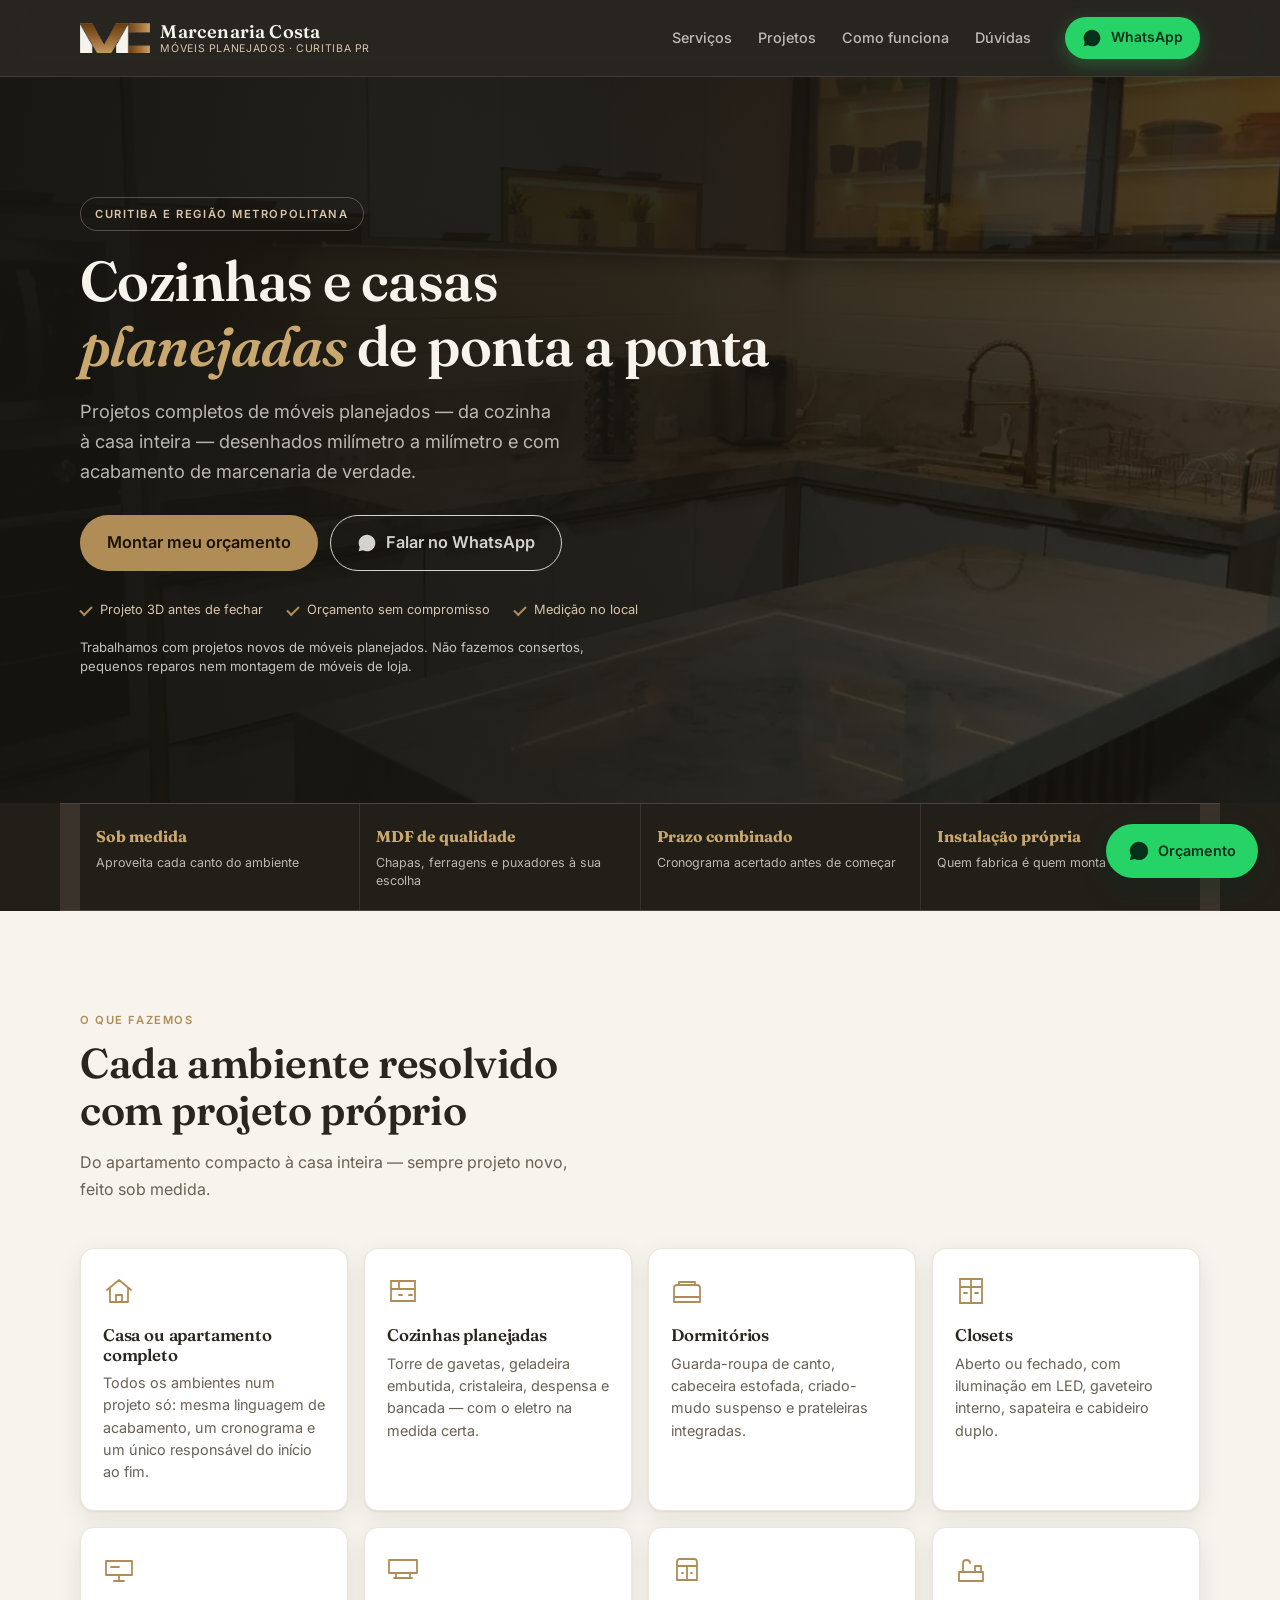
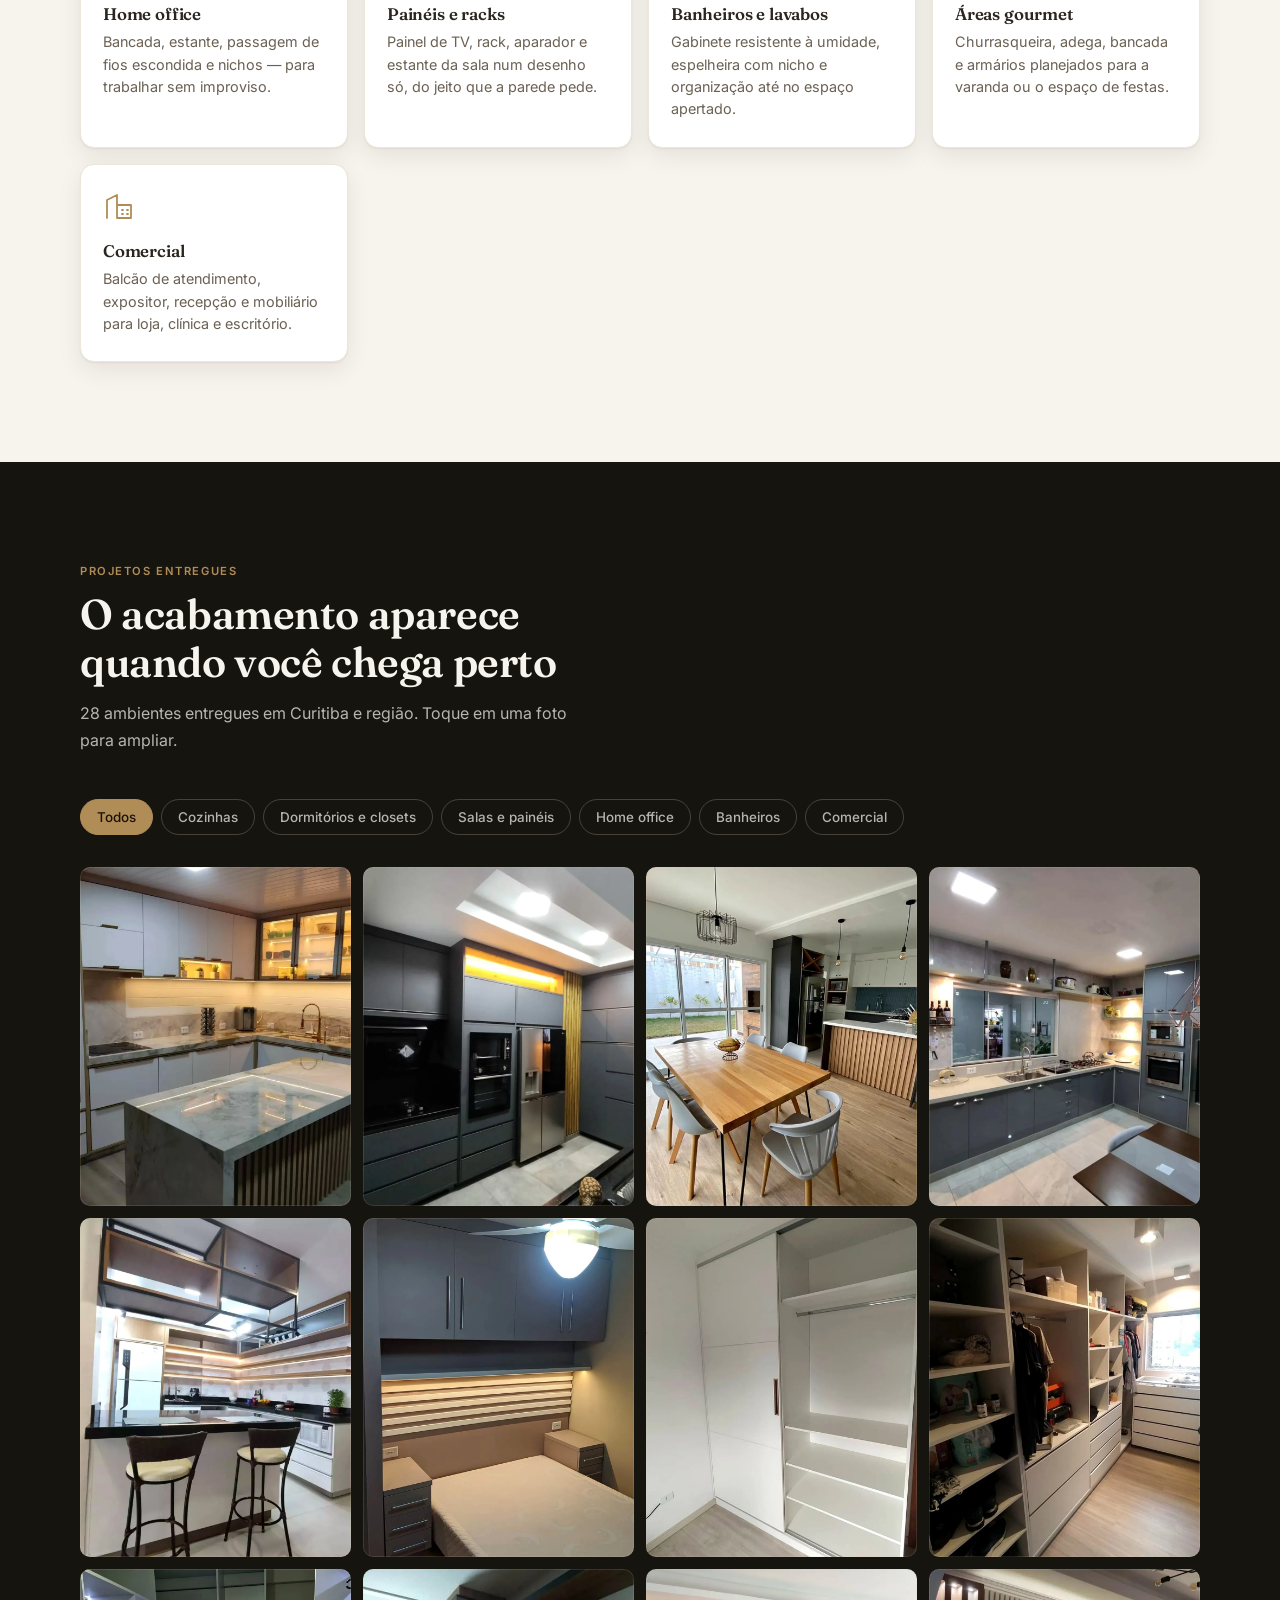
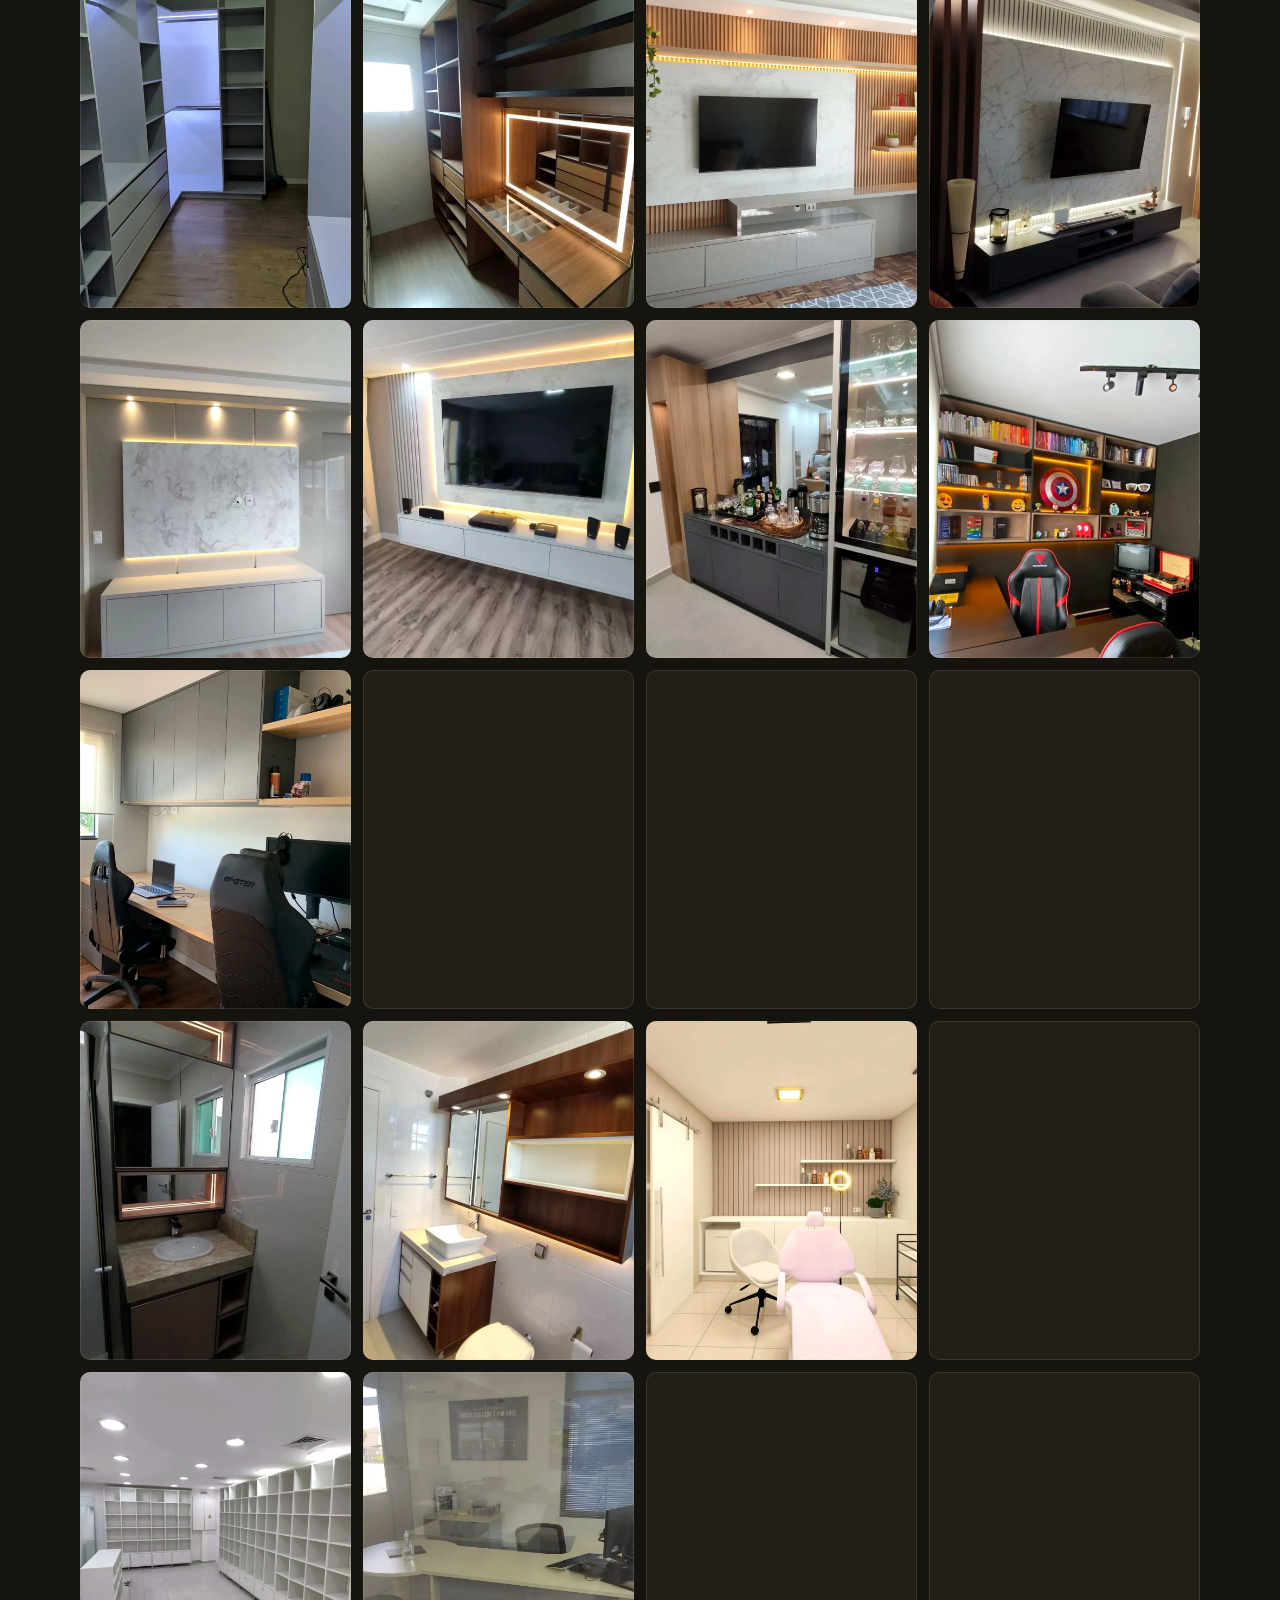
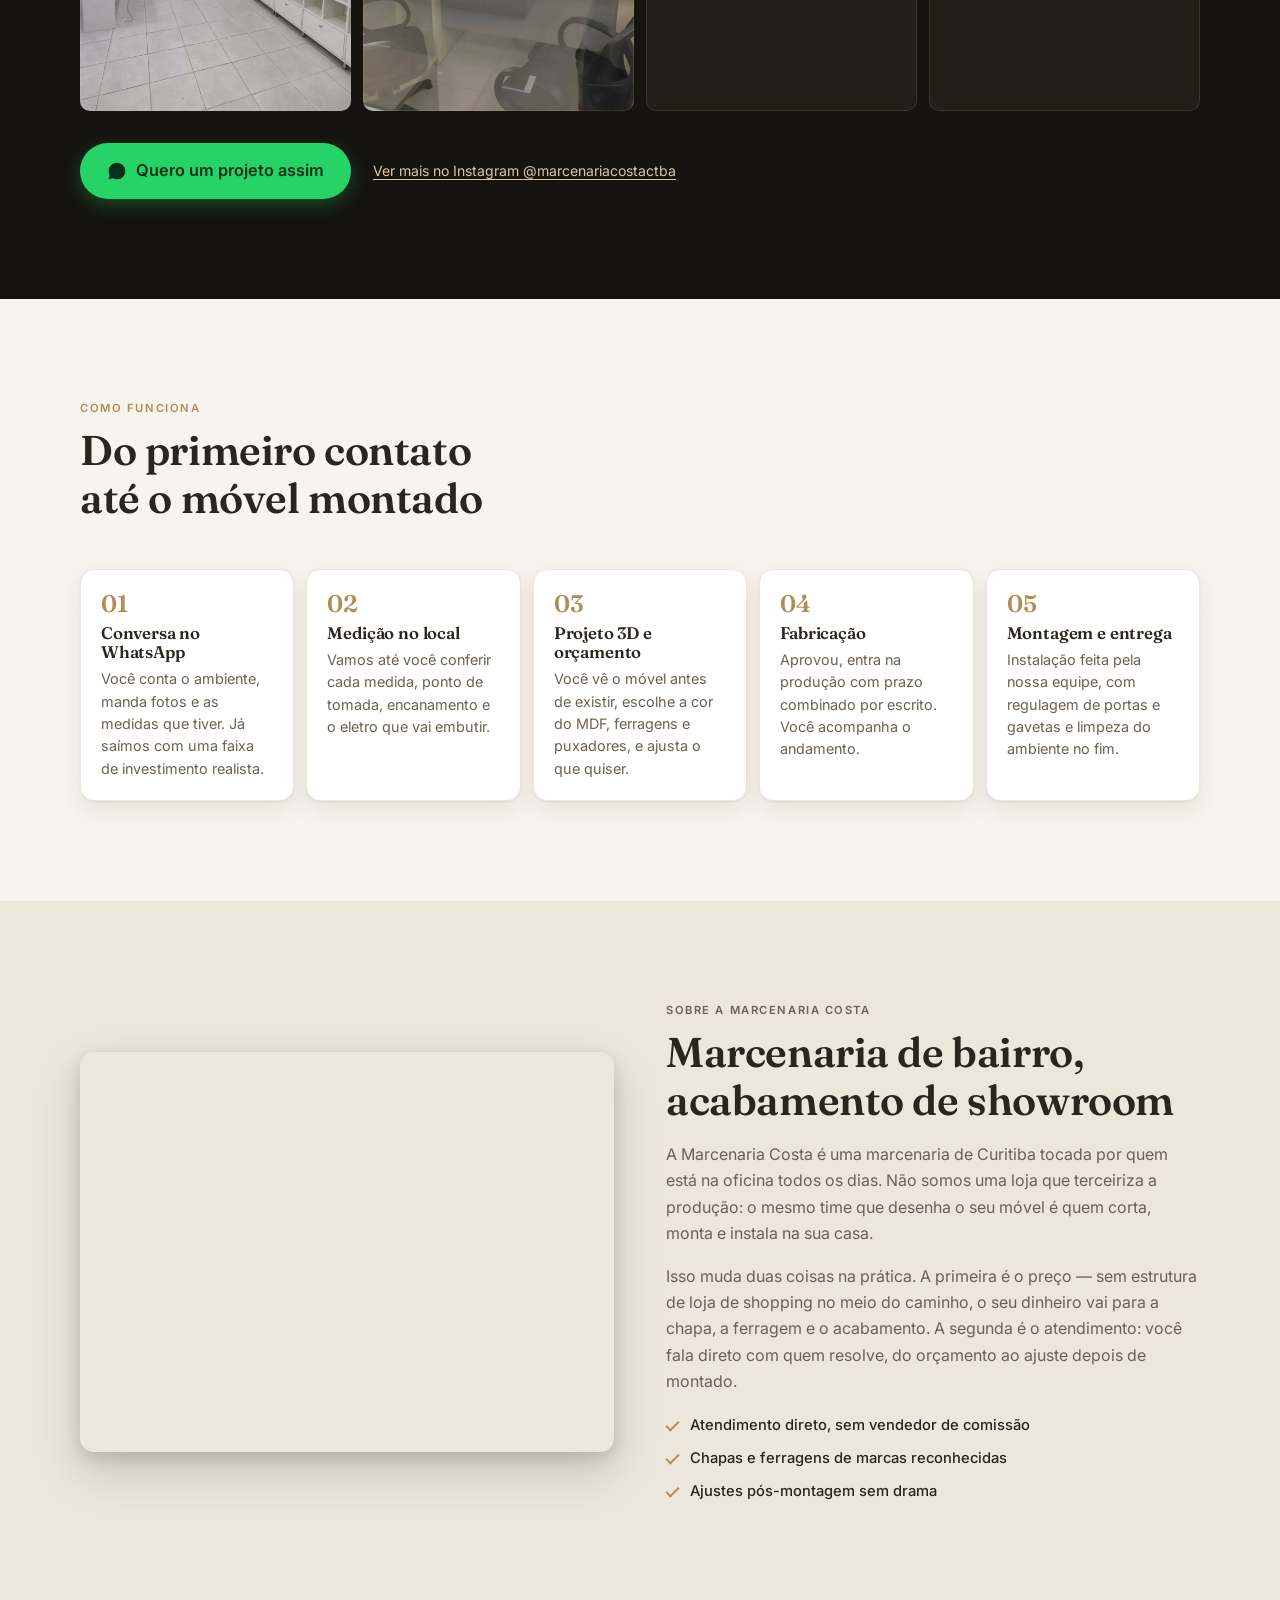
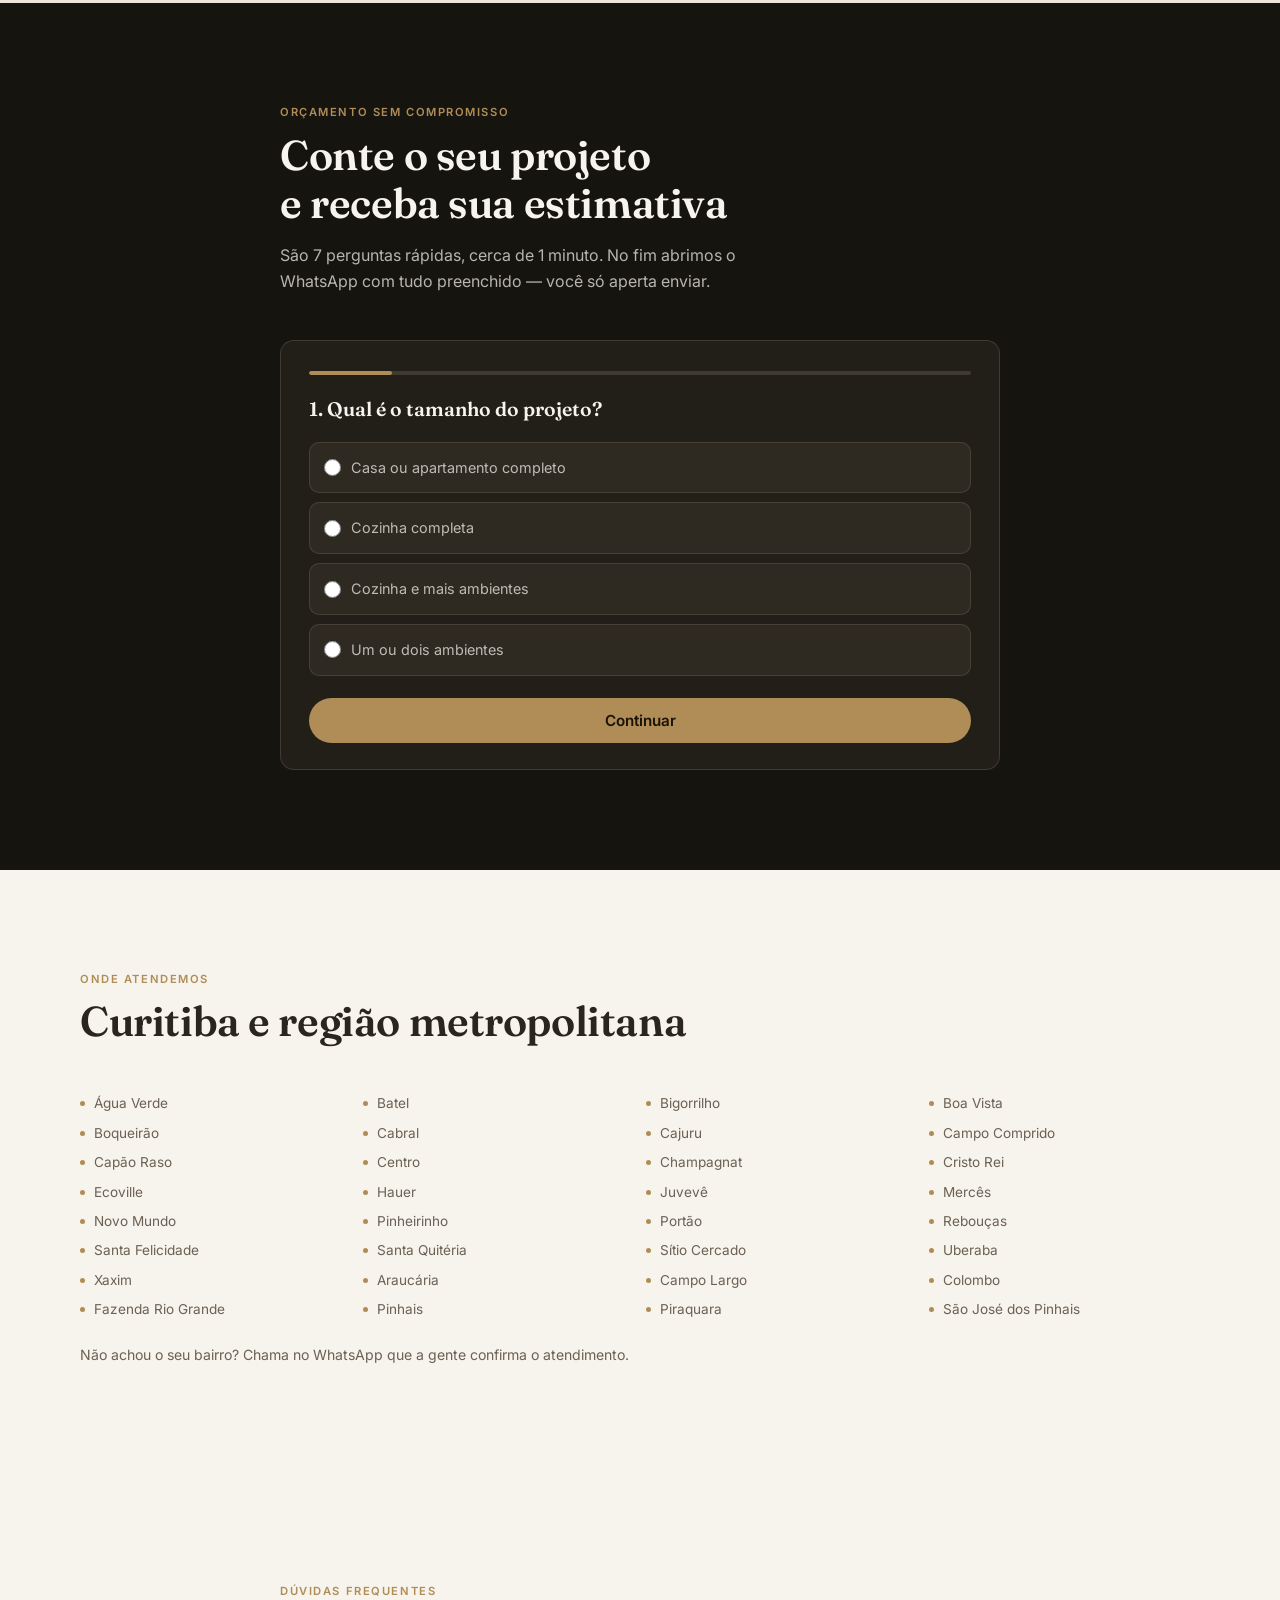
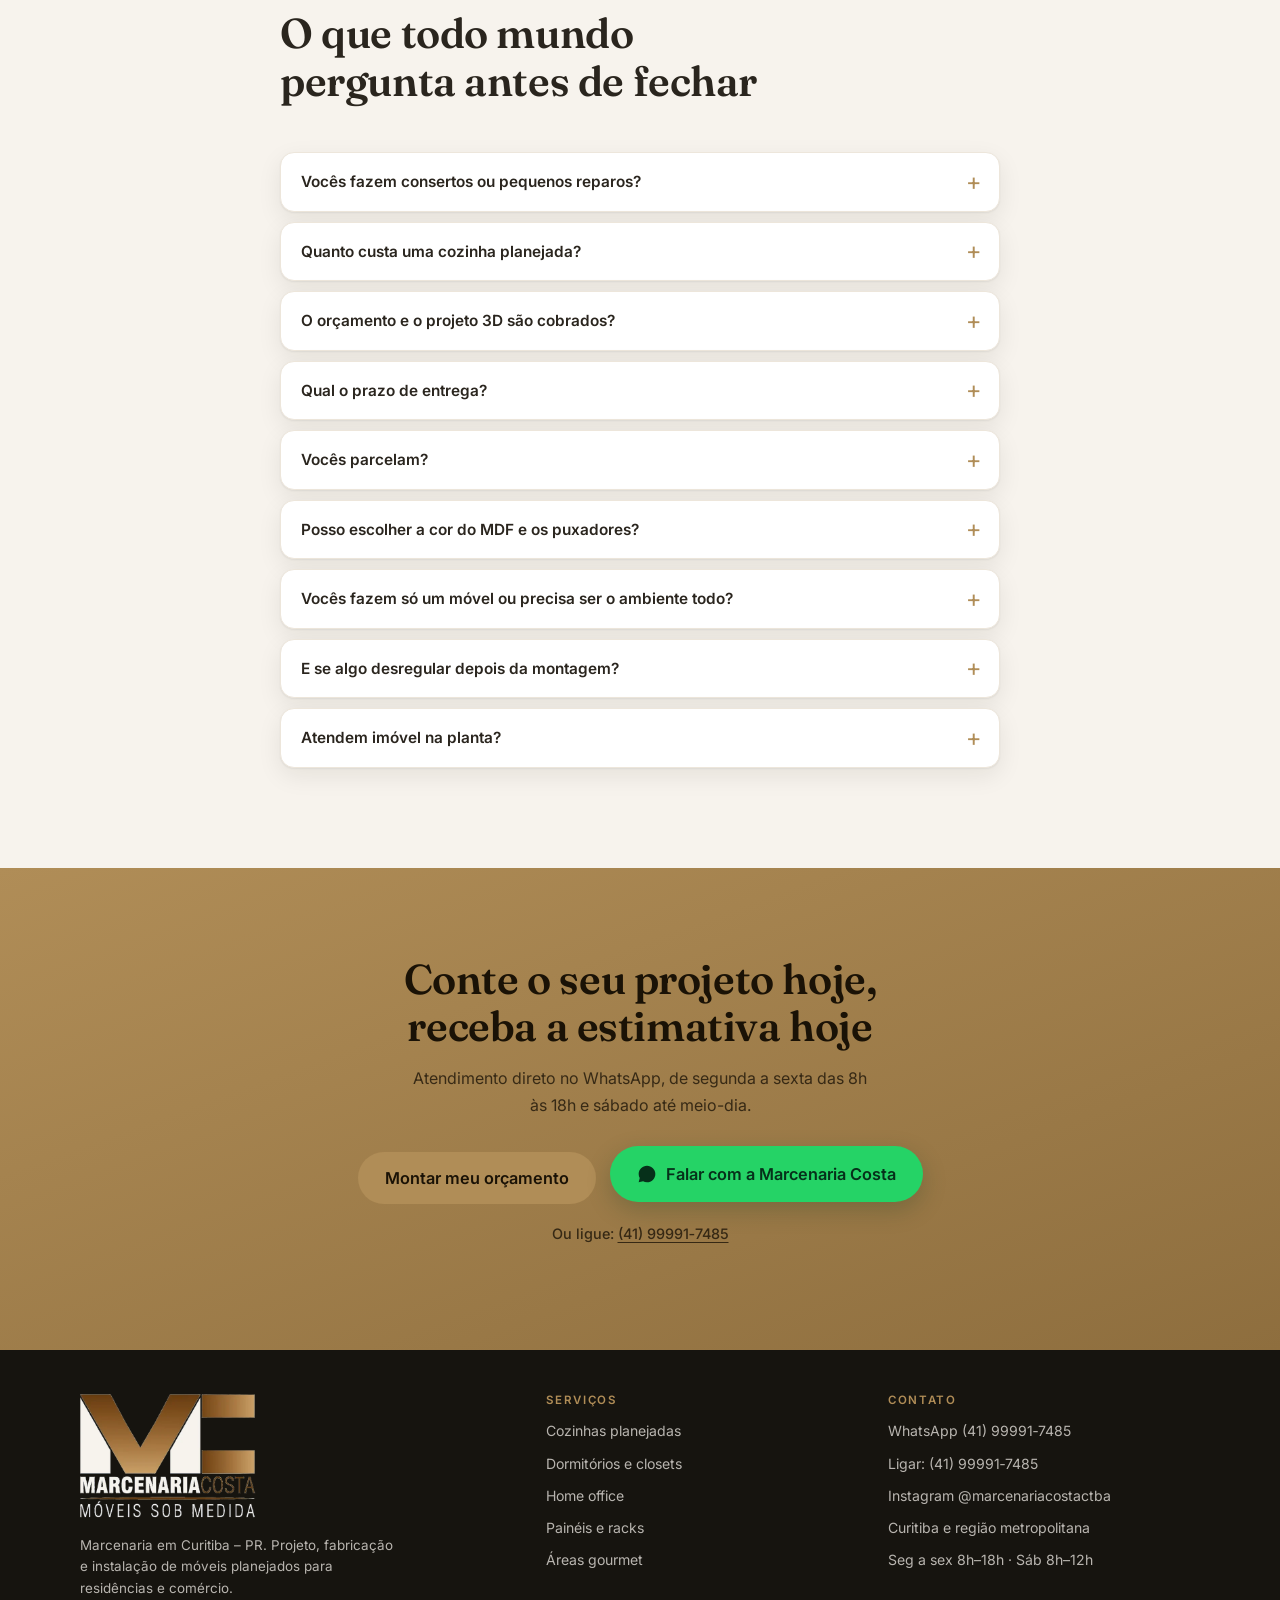
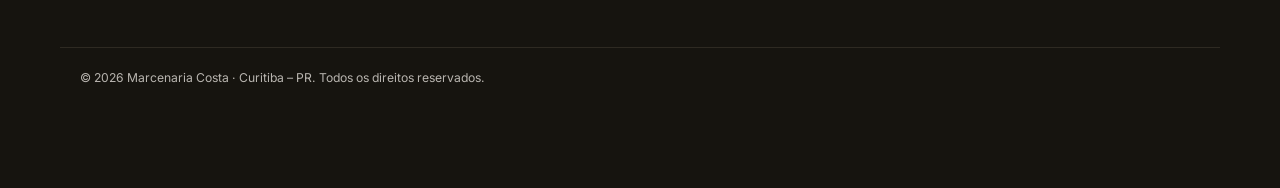
<file: index.html>
<!DOCTYPE html>
<html lang="pt-BR">
<head>
<meta charset="utf-8">
<meta name="viewport" content="width=device-width, initial-scale=1, viewport-fit=cover">
<meta name="theme-color" content="#1C1A17">

<title>Marcenaria Costa | Móveis Planejados sob Medida em Curitiba - PR</title>
<meta name="description" content="Marcenaria Costa: projetos completos de móveis planejados em Curitiba e região. Cozinhas, casas e apartamentos inteiros sob medida em MDF. Projeto 3D e orçamento sem compromisso.">
<meta name="author" content="Marcenaria Costa">
<meta name="robots" content="index, follow, max-image-preview:large">
<meta name="geo.region" content="BR-PR">
<meta name="geo.placename" content="Curitiba">
<link rel="canonical" href="https://www.marcenariacosta.com.br/">

<!-- Open Graph / WhatsApp / Facebook -->
<meta property="og:type" content="website">
<meta property="og:locale" content="pt_BR">
<meta property="og:site_name" content="Marcenaria Costa">
<meta property="og:title" content="Móveis Planejados sob Medida em Curitiba | Marcenaria Costa">
<meta property="og:description" content="Cozinhas, dormitórios e closets planejados com acabamento impecável. Projeto 3D e orçamento sem compromisso.">
<meta property="og:url" content="https://www.marcenariacosta.com.br/">
<meta property="og:image" content="https://www.marcenariacosta.com.br/assets/img/og-image.jpg">
<meta property="og:image:width" content="1200">
<meta property="og:image:height" content="630">
<meta name="twitter:card" content="summary_large_image">

<link rel="icon" href="assets/icons/favicon.svg" type="image/svg+xml">
<link rel="apple-touch-icon" href="assets/icons/apple-touch-icon.png">
<link rel="manifest" href="site.webmanifest">

<link rel="preconnect" href="https://fonts.googleapis.com">
<link rel="preconnect" href="https://fonts.gstatic.com" crossorigin>
<link rel="preload" as="image" href="assets/img/hero.jpg" fetchpriority="high">
<link href="https://fonts.googleapis.com/css2?family=Fraunces:opsz,wght@9..144,500;9..144,600&family=Inter:wght@400;500;600&display=swap" rel="stylesheet">
<link rel="stylesheet" href="assets/css/style.css?v=8cc18472">

<script type="application/ld+json">
{
  "@context": "https://schema.org",
  "@type": "HomeAndConstructionBusiness",
  "additionalType": "https://schema.org/GeneralContractor",
  "name": "Marcenaria Costa",
  "description": "Marcenaria especializada em móveis planejados sob medida em Curitiba e região metropolitana: cozinhas, dormitórios, closets, home office, painéis e áreas gourmet.",
  "url": "https://www.marcenariacosta.com.br/",
  "image": "https://www.marcenariacosta.com.br/assets/img/og-image.jpg",
  "telephone": "+5541999917485",
  "priceRange": "$$",
  "address": {
    "@type": "PostalAddress",
    "addressLocality": "Curitiba",
    "addressRegion": "PR",
    "addressCountry": "BR"
  },
  "areaServed": [
    { "@type": "City", "name": "Curitiba" },
    { "@type": "City", "name": "São José dos Pinhais" },
    { "@type": "City", "name": "Pinhais" },
    { "@type": "City", "name": "Colombo" },
    { "@type": "City", "name": "Araucária" },
    { "@type": "City", "name": "Campo Largo" }
  ],
  "sameAs": ["https://www.instagram.com/marcenariacostactba/"],
  "openingHoursSpecification": [{
    "@type": "OpeningHoursSpecification",
    "dayOfWeek": ["Monday","Tuesday","Wednesday","Thursday","Friday"],
    "opens": "08:00", "closes": "18:00"
  },{
    "@type": "OpeningHoursSpecification",
    "dayOfWeek": "Saturday", "opens": "08:00", "closes": "12:00"
  }],
  "hasOfferCatalog": {
    "@type": "OfferCatalog",
    "name": "Móveis planejados",
    "itemListElement": [
      { "@type": "Offer", "itemOffered": { "@type": "Service", "name": "Cozinha planejada" } },
      { "@type": "Offer", "itemOffered": { "@type": "Service", "name": "Dormitório planejado" } },
      { "@type": "Offer", "itemOffered": { "@type": "Service", "name": "Closet planejado" } },
      { "@type": "Offer", "itemOffered": { "@type": "Service", "name": "Home office planejado" } },
      { "@type": "Offer", "itemOffered": { "@type": "Service", "name": "Painel e rack para sala" } },
      { "@type": "Offer", "itemOffered": { "@type": "Service", "name": "Área gourmet planejada" } }
    ]
  }
}
</script>

  <!-- Google tag (gtag.js) — Google Ads -->
  <script async src="https://www.googletagmanager.com/gtag/js?id=AW-18133557925"></script>
  <script>
    window.dataLayer = window.dataLayer || [];
    function gtag(){dataLayer.push(arguments);}
    gtag('js', new Date());
    gtag('config', 'AW-18133557925');
  </script>
</head>

<body>

<a class="pular" href="#conteudo">Pular para o conteúdo</a>

<!-- ================= HEADER ================= -->
<header class="cabecalho" id="cabecalho">
  <div class="container cabecalho__linha">
    <a class="marca" href="#topo" aria-label="Marcenaria Costa — início">
      <picture>
        <source srcset="/assets/img/logo-marca-escura.webp" type="image/webp">
        <img class="marca__simbolo" src="/assets/img/logo-marca-escura.png" alt="" width="169" height="72" decoding="async">
      </picture>
      <span class="marca__texto">
        <strong>Marcenaria Costa</strong>
        <small>Móveis planejados · Curitiba PR</small>
      </span>
    </a>

    <nav class="nav" aria-label="Navegação principal">
      <a href="#servicos">Serviços</a>
      <a href="#projetos">Projetos</a>
      <a href="#processo">Como funciona</a>
      <a href="#duvidas">Dúvidas</a>
    </nav>

    <a class="btn btn--zap btn--compacto" href="#" data-zap data-msg="Olá! Vim pelo site da Marcenaria Costa e gostaria de fazer um orçamento." data-evt="header">
      <svg viewBox="0 0 24 24" aria-hidden="true" focusable="false"><path fill="currentColor" d="M17.5 14.4c-.3-.2-1.7-.9-2-1-.3-.1-.5-.1-.7.2-.2.3-.7 1-.9 1.2-.2.2-.3.2-.6.1-.3-.2-1.2-.5-2.3-1.4-.9-.8-1.4-1.7-1.6-2-.2-.3 0-.5.1-.6l.5-.5c.1-.2.2-.3.3-.5 0-.2 0-.4 0-.5 0-.2-.7-1.6-.9-2.2-.3-.6-.5-.5-.7-.5h-.6c-.2 0-.5.1-.8.4-.3.3-1 1-1 2.5s1.1 2.9 1.2 3.1c.2.2 2.1 3.2 5.1 4.5.7.3 1.3.5 1.7.6.7.2 1.4.2 1.9.1.6-.1 1.7-.7 2-1.4.2-.7.2-1.3.2-1.4-.1-.2-.3-.2-.6-.4zM12 2C6.5 2 2 6.5 2 12c0 1.8.5 3.4 1.3 4.9L2 22l5.3-1.3c1.4.8 3 1.2 4.7 1.2 5.5 0 10-4.5 10-10S17.5 2 12 2z"/></svg>
      <span>WhatsApp</span>
    </a>

    <button class="menu-btn" type="button" aria-label="Abrir menu" aria-expanded="false" aria-controls="menu-mobile">
      <span></span><span></span><span></span>
    </button>
  </div>

  <div class="menu-mobile" id="menu-mobile" hidden>
    <a href="#servicos">Serviços</a>
    <a href="#projetos">Projetos</a>
    <a href="#processo">Como funciona</a>
    <a href="#atendimento">Onde atendemos</a>
    <a href="#duvidas">Dúvidas</a>
    <a href="#orcamento" class="menu-mobile__destaque">Pedir orçamento</a>
  </div>
</header>

<main id="conteudo">
<span id="topo"></span>

<!-- ================= HERO ================= -->
<section class="hero">
  <div class="hero__foto">
    <picture><source srcset="assets/img/hero.webp" type="image/webp"><img src="assets/img/hero.jpg" alt="Cozinha planejada sob medida executada pela Marcenaria Costa em Curitiba" width="1600" height="1200" fetchpriority="high" decoding="async"></picture>
  </div>

  <div class="container hero__conteudo">
    <p class="selo">Curitiba e região metropolitana</p>
    <h1>Cozinhas e casas<br><em>planejadas</em> de ponta a ponta</h1>
    <p class="hero__texto">
      Projetos completos de móveis planejados — da cozinha à casa inteira —
      desenhados milímetro a milímetro e com acabamento de marcenaria de verdade.
    </p>

    <div class="hero__acoes">
      <a class="btn btn--madeira btn--grande" href="#orcamento" data-evt="hero-form">Montar meu orçamento</a>
      <a class="btn btn--vazado btn--grande" href="#" data-zap data-msg="Olá! Vim pelo site e quero um orçamento de móveis planejados." data-evt="hero">
        <svg viewBox="0 0 24 24" aria-hidden="true" focusable="false"><path fill="currentColor" d="M17.5 14.4c-.3-.2-1.7-.9-2-1-.3-.1-.5-.1-.7.2-.2.3-.7 1-.9 1.2-.2.2-.3.2-.6.1-.3-.2-1.2-.5-2.3-1.4-.9-.8-1.4-1.7-1.6-2-.2-.3 0-.5.1-.6l.5-.5c.1-.2.2-.3.3-.5 0-.2 0-.4 0-.5 0-.2-.7-1.6-.9-2.2-.3-.6-.5-.5-.7-.5h-.6c-.2 0-.5.1-.8.4-.3.3-1 1-1 2.5s1.1 2.9 1.2 3.1c.2.2 2.1 3.2 5.1 4.5.7.3 1.3.5 1.7.6.7.2 1.4.2 1.9.1.6-.1 1.7-.7 2-1.4.2-.7.2-1.3.2-1.4-.1-.2-.3-.2-.6-.4zM12 2C6.5 2 2 6.5 2 12c0 1.8.5 3.4 1.3 4.9L2 22l5.3-1.3c1.4.8 3 1.2 4.7 1.2 5.5 0 10-4.5 10-10S17.5 2 12 2z"/></svg>
        <span>Falar no WhatsApp</span>
      </a>
    </div>

    <ul class="hero__chips">
      <li>Projeto 3D antes de fechar</li>
      <li>Orçamento sem compromisso</li>
      <li>Medição no local</li>
    </ul>
    <p class="hero__aviso">Trabalhamos com projetos novos de móveis planejados. Não fazemos consertos, pequenos reparos nem montagem de móveis de loja.</p>
  </div>
</section>

<!-- ================= BARRA DE CONFIANÇA ================= -->
<section class="confianca" aria-label="Diferenciais">
  <div class="container confianca__grade">
    <div><strong>Sob medida</strong><span>Aproveita cada canto do ambiente</span></div>
    <div><strong>MDF de qualidade</strong><span>Chapas, ferragens e puxadores à sua escolha</span></div>
    <div><strong>Prazo combinado</strong><span>Cronograma acertado antes de começar</span></div>
    <div><strong>Instalação própria</strong><span>Quem fabrica é quem monta na sua casa</span></div>
  </div>
</section>

<!-- ================= SERVIÇOS ================= -->
<section class="secao" id="servicos">
  <div class="container">
    <header class="secao__topo">
      <p class="secao__rotulo">O que fazemos</p>
      <h2>Cada ambiente resolvido<br>com projeto próprio</h2>
      <p class="secao__texto">Do apartamento compacto à casa inteira — sempre projeto novo, feito sob medida.</p>
    </header>

    <div class="servicos">
      <article class="servico">
        <svg viewBox="0 0 32 32" aria-hidden="true" focusable="false"><path d="M4 15 16 5l12 10M7 13v14h18V13M13 27v-7h6v7" fill="none" stroke="currentColor" stroke-width="1.8" stroke-linecap="round" stroke-linejoin="round"/></svg>
        <h3>Casa ou apartamento completo</h3>
        <p>Todos os ambientes num projeto só: mesma linguagem de acabamento, um cronograma e um único responsável do início ao fim.</p>
      </article>
      <article class="servico">
        <svg viewBox="0 0 32 32" aria-hidden="true" focusable="false"><path d="M4 6h24v20H4zM4 14h24M12 6v8M12 20h3M22 20h3" fill="none" stroke="currentColor" stroke-width="1.8" stroke-linecap="round"/></svg>
        <h3>Cozinhas planejadas</h3>
        <p>Torre de gavetas, geladeira embutida, cristaleira, despensa e bancada — com o eletro na medida certa.</p>
      </article>
      <article class="servico">
        <svg viewBox="0 0 32 32" aria-hidden="true" focusable="false"><path d="M3 22V13a3 3 0 0 1 3-3h20a3 3 0 0 1 3 3v9M3 22h26v5H3zM8 10V7h16v3" fill="none" stroke="currentColor" stroke-width="1.8" stroke-linecap="round" stroke-linejoin="round"/></svg>
        <h3>Dormitórios</h3>
        <p>Guarda-roupa de canto, cabeceira estofada, criado-mudo suspenso e prateleiras integradas.</p>
      </article>
      <article class="servico">
        <svg viewBox="0 0 32 32" aria-hidden="true" focusable="false"><path d="M5 4h22v24H5zM5 12h22M16 4v24M9 18h3M20 18h3" fill="none" stroke="currentColor" stroke-width="1.8" stroke-linecap="round"/></svg>
        <h3>Closets</h3>
        <p>Aberto ou fechado, com iluminação em LED, gaveteiro interno, sapateira e cabideiro duplo.</p>
      </article>
      <article class="servico">
        <svg viewBox="0 0 32 32" aria-hidden="true" focusable="false"><path d="M3 7h26v14H3zM11 27h10M16 21v6M8 13h8" fill="none" stroke="currentColor" stroke-width="1.8" stroke-linecap="round" stroke-linejoin="round"/></svg>
        <h3>Home office</h3>
        <p>Bancada, estante, passagem de fios escondida e nichos — para trabalhar sem improviso.</p>
      </article>
      <article class="servico">
        <svg viewBox="0 0 32 32" aria-hidden="true" focusable="false"><path d="M2 6h28v13H2zM7 24h18M9 19v5M23 19v5" fill="none" stroke="currentColor" stroke-width="1.8" stroke-linecap="round" stroke-linejoin="round"/></svg>
        <h3>Painéis e racks</h3>
        <p>Painel de TV, rack, aparador e estante da sala num desenho só, do jeito que a parede pede.</p>
      </article>
      <article class="servico">
        <svg viewBox="0 0 32 32" aria-hidden="true" focusable="false"><path d="M6 12h20v14H6zM6 12V8a3 3 0 0 1 3-3h14a3 3 0 0 1 3 3v4M16 12v14M11 19h1M20 19h1" fill="none" stroke="currentColor" stroke-width="1.8" stroke-linecap="round" stroke-linejoin="round"/></svg>
        <h3>Banheiros e lavabos</h3>
        <p>Gabinete resistente à umidade, espelheira com nicho e organização até no espaço apertado.</p>
      </article>
      <article class="servico">
        <svg viewBox="0 0 32 32" aria-hidden="true" focusable="false"><path d="M4 18h24v9H4zM8 18V9M8 9c0-2 1.6-3 3.5-3S15 7 15 9M20 18v-6h6v6" fill="none" stroke="currentColor" stroke-width="1.8" stroke-linecap="round" stroke-linejoin="round"/></svg>
        <h3>Áreas gourmet</h3>
        <p>Churrasqueira, adega, bancada e armários planejados para a varanda ou o espaço de festas.</p>
      </article>
      <article class="servico">
        <svg viewBox="0 0 32 32" aria-hidden="true" focusable="false"><path d="M4 27V9l10-5v23M14 27h14V14H14M19 19h1M24 19h1M19 23h1M24 23h1" fill="none" stroke="currentColor" stroke-width="1.8" stroke-linecap="round" stroke-linejoin="round"/></svg>
        <h3>Comercial</h3>
        <p>Balcão de atendimento, expositor, recepção e mobiliário para loja, clínica e escritório.</p>
      </article>
    </div>
  </div>
</section>

<!-- ================= PROJETOS ================= -->
<section class="secao secao--escura" id="projetos">
  <div class="container">
    <header class="secao__topo">
      <p class="secao__rotulo">Projetos entregues</p>
      <h2>O acabamento aparece<br>quando você chega perto</h2>
      <p class="secao__texto">28 ambientes entregues em Curitiba e região. Toque em uma foto para ampliar.</p>
    </header>

    <div class="filtros" role="tablist" aria-label="Filtrar projetos por ambiente">
      <button class="filtro filtro--ativo" type="button" data-filtro="todos">Todos</button>
      <button class="filtro" type="button" data-filtro="cozinha">Cozinhas</button>
      <button class="filtro" type="button" data-filtro="dormitorio">Dormitórios e closets</button>
      <button class="filtro" type="button" data-filtro="sala">Salas e painéis</button>
      <button class="filtro" type="button" data-filtro="homeoffice">Home office</button>
      <button class="filtro" type="button" data-filtro="banheiro">Banheiros</button>
      <button class="filtro" type="button" data-filtro="comercial">Comercial</button>
    </div>

    <div class="galeria" id="galeria">
      <button class="galeria__item" type="button" data-cat="cozinha" data-legenda="Cozinha planejada com ilha em quartzito e cristaleira iluminada">
        <picture>
          <source srcset="assets/img/cozinha-01.webp" type="image/webp">
          <img src="assets/img/cozinha-01.jpg" alt="Cozinha planejada com ilha em quartzito e cristaleira iluminada — Marcenaria Costa, Curitiba" width="1000" height="1250" decoding="async">
        </picture>
      </button>
      <button class="galeria__item" type="button" data-cat="cozinha" data-legenda="Cozinha grafite com torre de fornos embutidos e ripado dourado">
        <picture>
          <source srcset="assets/img/cozinha-02.webp" type="image/webp">
          <img src="assets/img/cozinha-02.jpg" alt="Cozinha grafite com torre de fornos embutidos e ripado dourado — Marcenaria Costa, Curitiba" width="1000" height="1250" decoding="async">
        </picture>
      </button>
      <button class="galeria__item" type="button" data-cat="cozinha" data-legenda="Cozinha integrada à sala de jantar com ilha ripada em madeira">
        <picture>
          <source srcset="assets/img/cozinha-03.webp" type="image/webp">
          <img src="assets/img/cozinha-03.jpg" alt="Cozinha integrada à sala de jantar com ilha ripada em madeira — Marcenaria Costa, Curitiba" width="1000" height="1250" decoding="async">
        </picture>
      </button>
      <button class="galeria__item" type="button" data-cat="cozinha" data-legenda="Cozinha em L azul petróleo com forno e micro-ondas embutidos">
        <picture>
          <source srcset="assets/img/cozinha-04.webp" type="image/webp">
          <img src="assets/img/cozinha-04.jpg" alt="Cozinha em L azul petróleo com forno e micro-ondas embutidos — Marcenaria Costa, Curitiba" width="1000" height="1250" decoding="async">
        </picture>
      </button>
      <button class="galeria__item" type="button" data-cat="cozinha" data-legenda="Cozinha com bancada de refeições e prateleiras em estrutura metálica">
        <picture>
          <source srcset="assets/img/cozinha-05.webp" type="image/webp">
          <img src="assets/img/cozinha-05.jpg" alt="Cozinha com bancada de refeições e prateleiras em estrutura metálica — Marcenaria Costa, Curitiba" width="1000" height="1250" loading="lazy" decoding="async">
        </picture>
      </button>
      <button class="galeria__item" type="button" data-cat="dormitorio" data-legenda="Dormitório de casal com cabeceira ripada e armário aéreo">
        <picture>
          <source srcset="assets/img/dormitorio-01.webp" type="image/webp">
          <img src="assets/img/dormitorio-01.jpg" alt="Dormitório de casal com cabeceira ripada e armário aéreo — Marcenaria Costa, Curitiba" width="1000" height="1250" loading="lazy" decoding="async">
        </picture>
      </button>
      <button class="galeria__item" type="button" data-cat="dormitorio" data-legenda="Guarda-roupa branco com portas de correr e prateleiras internas">
        <picture>
          <source srcset="assets/img/dormitorio-02.webp" type="image/webp">
          <img src="assets/img/dormitorio-02.jpg" alt="Guarda-roupa branco com portas de correr e prateleiras internas — Marcenaria Costa, Curitiba" width="1000" height="1250" loading="lazy" decoding="async">
        </picture>
      </button>
      <button class="galeria__item" type="button" data-cat="dormitorio" data-legenda="Closet aberto com prateleiras, gaveteiros e cabideiros">
        <picture>
          <source srcset="assets/img/dormitorio-03.webp" type="image/webp">
          <img src="assets/img/dormitorio-03.jpg" alt="Closet aberto com prateleiras, gaveteiros e cabideiros — Marcenaria Costa, Curitiba" width="1000" height="1250" loading="lazy" decoding="async">
        </picture>
      </button>
      <button class="galeria__item" type="button" data-cat="dormitorio" data-legenda="Closet em L com iluminação em LED e gaveteiros internos">
        <picture>
          <source srcset="assets/img/dormitorio-04.webp" type="image/webp">
          <img src="assets/img/dormitorio-04.jpg" alt="Closet em L com iluminação em LED e gaveteiros internos — Marcenaria Costa, Curitiba" width="1000" height="1250" loading="lazy" decoding="async">
        </picture>
      </button>
      <button class="galeria__item" type="button" data-cat="dormitorio" data-legenda="Closet com penteadeira, espelho iluminado e porta-joias">
        <picture>
          <source srcset="assets/img/dormitorio-05.webp" type="image/webp">
          <img src="assets/img/dormitorio-05.jpg" alt="Closet com penteadeira, espelho iluminado e porta-joias — Marcenaria Costa, Curitiba" width="1000" height="1250" loading="lazy" decoding="async">
        </picture>
      </button>
      <button class="galeria__item" type="button" data-cat="sala" data-legenda="Painel de TV em mármore com ripado de madeira e nichos iluminados">
        <picture>
          <source srcset="assets/img/sala-01.webp" type="image/webp">
          <img src="assets/img/sala-01.jpg" alt="Painel de TV em mármore com ripado de madeira e nichos iluminados — Marcenaria Costa, Curitiba" width="1000" height="1250" loading="lazy" decoding="async">
        </picture>
      </button>
      <button class="galeria__item" type="button" data-cat="sala" data-legenda="Painel de TV com rack suspenso e iluminação embutida em LED">
        <picture>
          <source srcset="assets/img/sala-02.webp" type="image/webp">
          <img src="assets/img/sala-02.jpg" alt="Painel de TV com rack suspenso e iluminação embutida em LED — Marcenaria Costa, Curitiba" width="1000" height="1250" loading="lazy" decoding="async">
        </picture>
      </button>
      <button class="galeria__item" type="button" data-cat="sala" data-legenda="Painel de TV em mármore com rack branco e luz indireta">
        <picture>
          <source srcset="assets/img/sala-03.webp" type="image/webp">
          <img src="assets/img/sala-03.jpg" alt="Painel de TV em mármore com rack branco e luz indireta — Marcenaria Costa, Curitiba" width="1000" height="1250" loading="lazy" decoding="async">
        </picture>
      </button>
      <button class="galeria__item" type="button" data-cat="sala" data-legenda="Sala de estar com painel iluminado e rack de três gavetas">
        <picture>
          <source srcset="assets/img/sala-04.webp" type="image/webp">
          <img src="assets/img/sala-04.jpg" alt="Sala de estar com painel iluminado e rack de três gavetas — Marcenaria Costa, Curitiba" width="1000" height="1250" loading="lazy" decoding="async">
        </picture>
      </button>
      <button class="galeria__item" type="button" data-cat="sala" data-legenda="Área gourmet com adega, cristaleira iluminada e balcão grafite">
        <picture>
          <source srcset="assets/img/sala-05.webp" type="image/webp">
          <img src="assets/img/sala-05.jpg" alt="Área gourmet com adega, cristaleira iluminada e balcão grafite — Marcenaria Costa, Curitiba" width="1000" height="1250" loading="lazy" decoding="async">
        </picture>
      </button>
      <button class="galeria__item" type="button" data-cat="homeoffice" data-legenda="Home office com estante iluminada e bancada em L">
        <picture>
          <source srcset="assets/img/home-office-01.webp" type="image/webp">
          <img src="assets/img/home-office-01.jpg" alt="Home office com estante iluminada e bancada em L — Marcenaria Costa, Curitiba" width="1000" height="1250" loading="lazy" decoding="async">
        </picture>
      </button>
      <button class="galeria__item" type="button" data-cat="homeoffice" data-legenda="Home office para duas pessoas com bancada e prateleiras em madeira">
        <picture>
          <source srcset="assets/img/home-office-02.webp" type="image/webp">
          <img src="assets/img/home-office-02.jpg" alt="Home office para duas pessoas com bancada e prateleiras em madeira — Marcenaria Costa, Curitiba" width="1000" height="1250" loading="lazy" decoding="async">
        </picture>
      </button>
      <button class="galeria__item" type="button" data-cat="homeoffice" data-legenda="Escrivaninha em mármore com armário e nicho de livros suspenso">
        <picture>
          <source srcset="assets/img/home-office-03.webp" type="image/webp">
          <img src="assets/img/home-office-03.jpg" alt="Escrivaninha em mármore com armário e nicho de livros suspenso — Marcenaria Costa, Curitiba" width="1000" height="1250" loading="lazy" decoding="async">
        </picture>
      </button>
      <button class="galeria__item" type="button" data-cat="banheiro" data-legenda="Banheiro com bancada dupla, nichos e espelho com luz embutida">
        <picture>
          <source srcset="assets/img/banheiro-01.webp" type="image/webp">
          <img src="assets/img/banheiro-01.jpg" alt="Banheiro com bancada dupla, nichos e espelho com luz embutida — Marcenaria Costa, Curitiba" width="1000" height="1250" loading="lazy" decoding="async">
        </picture>
      </button>
      <button class="galeria__item" type="button" data-cat="banheiro" data-legenda="Gabinete suspenso com duas cubas e espelheira iluminada">
        <picture>
          <source srcset="assets/img/banheiro-02.webp" type="image/webp">
          <img src="assets/img/banheiro-02.jpg" alt="Gabinete suspenso com duas cubas e espelheira iluminada — Marcenaria Costa, Curitiba" width="1000" height="1250" loading="lazy" decoding="async">
        </picture>
      </button>
      <button class="galeria__item" type="button" data-cat="banheiro" data-legenda="Gabinete de banheiro amadeirado com espelho de LED">
        <picture>
          <source srcset="assets/img/banheiro-03.webp" type="image/webp">
          <img src="assets/img/banheiro-03.jpg" alt="Gabinete de banheiro amadeirado com espelho de LED — Marcenaria Costa, Curitiba" width="1000" height="1250" loading="lazy" decoding="async">
        </picture>
      </button>
      <button class="galeria__item" type="button" data-cat="banheiro" data-legenda="Espelheira em madeira com iluminação e gabinete com gavetas">
        <picture>
          <source srcset="assets/img/banheiro-04.webp" type="image/webp">
          <img src="assets/img/banheiro-04.jpg" alt="Espelheira em madeira com iluminação e gabinete com gavetas — Marcenaria Costa, Curitiba" width="1000" height="1250" loading="lazy" decoding="async">
        </picture>
      </button>
      <button class="galeria__item" type="button" data-cat="comercial" data-legenda="Sala de estética com bancada, ripado e prateleiras sob medida">
        <picture>
          <source srcset="assets/img/comercial-01.webp" type="image/webp">
          <img src="assets/img/comercial-01.jpg" alt="Sala de estética com bancada, ripado e prateleiras sob medida — Marcenaria Costa, Curitiba" width="1000" height="1250" loading="lazy" decoding="async">
        </picture>
      </button>
      <button class="galeria__item" type="button" data-cat="comercial" data-legenda="Balcão de atendimento em madeira para loja">
        <picture>
          <source srcset="assets/img/comercial-02.webp" type="image/webp">
          <img src="assets/img/comercial-02.jpg" alt="Balcão de atendimento em madeira para loja — Marcenaria Costa, Curitiba" width="1000" height="1250" loading="lazy" decoding="async">
        </picture>
      </button>
      <button class="galeria__item" type="button" data-cat="comercial" data-legenda="Loja com nichos e balcão de caixa em MDF branco">
        <picture>
          <source srcset="assets/img/comercial-03.webp" type="image/webp">
          <img src="assets/img/comercial-03.jpg" alt="Loja com nichos e balcão de caixa em MDF branco — Marcenaria Costa, Curitiba" width="1000" height="1250" loading="lazy" decoding="async">
        </picture>
      </button>
      <button class="galeria__item" type="button" data-cat="comercial" data-legenda="Recepção com bancada curva e estações de atendimento">
        <picture>
          <source srcset="assets/img/comercial-04.webp" type="image/webp">
          <img src="assets/img/comercial-04.jpg" alt="Recepção com bancada curva e estações de atendimento — Marcenaria Costa, Curitiba" width="1000" height="1250" loading="lazy" decoding="async">
        </picture>
      </button>
      <button class="galeria__item" type="button" data-cat="comercial" data-legenda="Estações de trabalho em L para escritório corporativo">
        <picture>
          <source srcset="assets/img/comercial-05.webp" type="image/webp">
          <img src="assets/img/comercial-05.jpg" alt="Estações de trabalho em L para escritório corporativo — Marcenaria Costa, Curitiba" width="1000" height="1250" loading="lazy" decoding="async">
        </picture>
      </button>
      <button class="galeria__item" type="button" data-cat="comercial" data-legenda="Sala comercial com prateleiras metálicas e bancada de reuniões">
        <picture>
          <source srcset="assets/img/comercial-06.webp" type="image/webp">
          <img src="assets/img/comercial-06.jpg" alt="Sala comercial com prateleiras metálicas e bancada de reuniões — Marcenaria Costa, Curitiba" width="1000" height="1250" loading="lazy" decoding="async">
        </picture>
      </button>
    </div>

    <p class="galeria__vazio" hidden>Nenhum projeto nesta categoria ainda.</p>

    <div class="secao__cta">
      <a class="btn btn--zap btn--grande" href="#" data-zap data-msg="Olá! Vi os projetos no site e quero um orçamento parecido." data-evt="galeria">
        <svg viewBox="0 0 24 24" aria-hidden="true" focusable="false"><path fill="currentColor" d="M17.5 14.4c-.3-.2-1.7-.9-2-1-.3-.1-.5-.1-.7.2-.2.3-.7 1-.9 1.2-.2.2-.3.2-.6.1-.3-.2-1.2-.5-2.3-1.4-.9-.8-1.4-1.7-1.6-2-.2-.3 0-.5.1-.6l.5-.5c.1-.2.2-.3.3-.5 0-.2 0-.4 0-.5 0-.2-.7-1.6-.9-2.2-.3-.6-.5-.5-.7-.5h-.6c-.2 0-.5.1-.8.4-.3.3-1 1-1 2.5s1.1 2.9 1.2 3.1c.2.2 2.1 3.2 5.1 4.5.7.3 1.3.5 1.7.6.7.2 1.4.2 1.9.1.6-.1 1.7-.7 2-1.4.2-.7.2-1.3.2-1.4-.1-.2-.3-.2-.6-.4zM12 2C6.5 2 2 6.5 2 12c0 1.8.5 3.4 1.3 4.9L2 22l5.3-1.3c1.4.8 3 1.2 4.7 1.2 5.5 0 10-4.5 10-10S17.5 2 12 2z"/></svg>
        <span>Quero um projeto assim</span>
      </a>
      <a class="link-ig" href="https://www.instagram.com/marcenariacostactba/" target="_blank" rel="noopener">Ver mais no Instagram @marcenariacostactba</a>
    </div>
  </div>
</section>

<!-- ================= PROCESSO ================= -->
<section class="secao" id="processo">
  <div class="container">
    <header class="secao__topo">
      <p class="secao__rotulo">Como funciona</p>
      <h2>Do primeiro contato<br>até o móvel montado</h2>
    </header>

    <ol class="passos">
      <li class="passo">
        <span class="passo__num">01</span>
        <h3>Conversa no WhatsApp</h3>
        <p>Você conta o ambiente, manda fotos e as medidas que tiver. Já saímos com uma faixa de investimento realista.</p>
      </li>
      <li class="passo">
        <span class="passo__num">02</span>
        <h3>Medição no local</h3>
        <p>Vamos até você conferir cada medida, ponto de tomada, encanamento e o eletro que vai embutir.</p>
      </li>
      <li class="passo">
        <span class="passo__num">03</span>
        <h3>Projeto 3D e orçamento</h3>
        <p>Você vê o móvel antes de existir, escolhe a cor do MDF, ferragens e puxadores, e ajusta o que quiser.</p>
      </li>
      <li class="passo">
        <span class="passo__num">04</span>
        <h3>Fabricação</h3>
        <p>Aprovou, entra na produção com prazo combinado por escrito. Você acompanha o andamento.</p>
      </li>
      <li class="passo">
        <span class="passo__num">05</span>
        <h3>Montagem e entrega</h3>
        <p>Instalação feita pela nossa equipe, com regulagem de portas e gavetas e limpeza do ambiente no fim.</p>
      </li>
    </ol>
  </div>
</section>

<!-- ================= SOBRE ================= -->
<section class="sobre" id="sobre">
  <div class="container sobre__grade">
    <div class="sobre__foto">
      <picture><source srcset="assets/img/oficina.webp" type="image/webp"><img src="assets/img/oficina.jpg" alt="Oficina da Marcenaria Costa em Curitiba" width="1200" height="900" loading="lazy" decoding="async"></picture>
    </div>
    <div class="sobre__texto">
      <p class="secao__rotulo">Sobre a Marcenaria Costa</p>
      <h2>Marcenaria de bairro,<br>acabamento de showroom</h2>
      <p>
        A Marcenaria Costa é uma marcenaria de Curitiba tocada por quem está na oficina todos os dias.
        Não somos uma loja que terceiriza a produção: o mesmo time que desenha o seu móvel é quem corta,
        monta e instala na sua casa.
      </p>
      <p>
        Isso muda duas coisas na prática. A primeira é o preço — sem estrutura de loja de shopping no meio
        do caminho, o seu dinheiro vai para a chapa, a ferragem e o acabamento. A segunda é o atendimento:
        você fala direto com quem resolve, do orçamento ao ajuste depois de montado.
      </p>
      <ul class="sobre__lista">
        <li>Atendimento direto, sem vendedor de comissão</li>
        <li>Chapas e ferragens de marcas reconhecidas</li>
        <li>Ajustes pós-montagem sem drama</li>
      </ul>
    </div>
  </div>
</section>

<!-- ================= ORÇAMENTO ================= -->
<section class="secao secao--escura" id="orcamento">
  <div class="container container--estreito">
    <header class="secao__topo">
      <p class="secao__rotulo">Orçamento sem compromisso</p>
      <h2>Conte o seu projeto<br>e receba sua estimativa</h2>
      <p class="secao__texto">São 7 perguntas rápidas, cerca de 1 minuto. No fim abrimos o WhatsApp com tudo preenchido — você só aperta enviar.</p>
    </header>

    <div class="quiz" id="quiz">
      <div class="quiz__barra"><span id="quiz-progresso"></span></div>

      <fieldset class="quiz__etapa quiz__etapa--ativa" data-etapa="1" data-obrig="projeto" data-erro="Escolha o tipo de projeto para continuar.">
        <legend>1. Qual é o tamanho do projeto?</legend>
        <div class="opcoes">
          <label><input type="radio" name="projeto" value="Casa / apartamento completo"><span>Casa ou apartamento completo</span></label>
          <label><input type="radio" name="projeto" value="Cozinha completa"><span>Cozinha completa</span></label>
          <label><input type="radio" name="projeto" value="Cozinha + outros ambientes"><span>Cozinha e mais ambientes</span></label>
          <label><input type="radio" name="projeto" value="Um ou dois ambientes"><span>Um ou dois ambientes</span></label>
        </div>
      </fieldset>

      <fieldset class="quiz__etapa" data-etapa="2" data-obrig="ambiente" data-erro="Escolha pelo menos um ambiente para continuar.">
        <legend>2. Quais ambientes entram no projeto?</legend>
        <p class="quiz__ajuda">Pode marcar mais de um.</p>
        <div class="opcoes opcoes--multi">
          <label><input type="checkbox" name="ambiente" value="Cozinha"><span>Cozinha</span></label>
          <label><input type="checkbox" name="ambiente" value="Dormitório casal"><span>Dormitório casal</span></label>
          <label><input type="checkbox" name="ambiente" value="Dormitório solteiro / infantil"><span>Dormitório solteiro</span></label>
          <label><input type="checkbox" name="ambiente" value="Closet"><span>Closet</span></label>
          <label><input type="checkbox" name="ambiente" value="Sala / painel de TV"><span>Sala / painel</span></label>
          <label><input type="checkbox" name="ambiente" value="Home office"><span>Home office</span></label>
          <label><input type="checkbox" name="ambiente" value="Banheiro / lavabo"><span>Banheiro / lavabo</span></label>
          <label><input type="checkbox" name="ambiente" value="Lavanderia"><span>Lavanderia</span></label>
          <label><input type="checkbox" name="ambiente" value="Área gourmet"><span>Área gourmet</span></label>
          <label><input type="checkbox" name="ambiente" value="Comercial"><span>Comercial</span></label>
        </div>
      </fieldset>

      <fieldset class="quiz__etapa" data-etapa="3" data-obrig="planta" data-erro="Diga se você já tem planta ou projeto.">
        <legend>3. Medidas e projeto</legend>
        <div class="campos">
          <label class="campo">
            <span>Tamanho aproximado <em>(opcional)</em></span>
            <input type="text" name="medidas" placeholder="Ex.: cozinha 3,30 x 2,80 m · apartamento de 70 m²">
          </label>
        </div>
        <p class="quiz__ajuda">Você já tem planta ou projeto?</p>
        <div class="opcoes">
          <label><input type="radio" name="planta" value="Tenho projeto de arquiteto / designer"><span>Tenho projeto de arquiteto</span></label>
          <label><input type="radio" name="planta" value="Tenho a planta do imóvel"><span>Tenho a planta do imóvel</span></label>
          <label><input type="radio" name="planta" value="Não tenho, preciso do projeto"><span>Não tenho, preciso do projeto</span></label>
        </div>
      </fieldset>

      <fieldset class="quiz__etapa" data-etapa="4" data-obrig="investimento" data-erro="Escolha uma faixa — serve só para indicarmos o melhor caminho.">
        <legend>4. Quanto você pensa em investir?</legend>
        <p class="quiz__ajuda">É só uma referência, para indicarmos materiais e soluções na faixa certa.</p>
        <div class="opcoes">
          <label><input type="radio" name="investimento" value="Até R$ 10 mil"><span>Até R$ 10 mil</span></label>
          <label><input type="radio" name="investimento" value="R$ 10 a 20 mil"><span>R$ 10 a 20 mil</span></label>
          <label><input type="radio" name="investimento" value="R$ 20 a 40 mil"><span>R$ 20 a 40 mil</span></label>
          <label><input type="radio" name="investimento" value="Acima de R$ 40 mil"><span>Acima de R$ 40 mil</span></label>
          <label><input type="radio" name="investimento" value="Ainda não sei, quero uma estimativa"><span>Ainda não sei</span></label>
        </div>
      </fieldset>

      <fieldset class="quiz__etapa" data-etapa="5" data-obrig="prazo" data-erro="Escolha um prazo.">
        <legend>5. Para quando você precisa?</legend>
        <div class="opcoes">
          <label><input type="radio" name="prazo" value="O quanto antes"><span>O quanto antes</span></label>
          <label><input type="radio" name="prazo" value="Nos próximos 30 dias"><span>Nos próximos 30 dias</span></label>
          <label><input type="radio" name="prazo" value="Em 2 a 3 meses"><span>Em 2 a 3 meses</span></label>
          <label><input type="radio" name="prazo" value="Ainda pesquisando preço"><span>Ainda pesquisando preço</span></label>
        </div>
      </fieldset>

      <fieldset class="quiz__etapa" data-etapa="6" data-obrig="imovel" data-erro="Escolha a situação do imóvel.">
        <legend>6. Em que situação está o imóvel?</legend>
        <div class="opcoes">
          <label><input type="radio" name="imovel" value="Obra / reforma em andamento"><span>Obra ou reforma em andamento</span></label>
          <label><input type="radio" name="imovel" value="Pronto, já morando"><span>Pronto, já morando</span></label>
          <label><input type="radio" name="imovel" value="Pronto, ainda vou mudar"><span>Pronto, ainda vou mudar</span></label>
          <label><input type="radio" name="imovel" value="Na planta / entrega futura"><span>Na planta, entrega futura</span></label>
        </div>
      </fieldset>

      <fieldset class="quiz__etapa" data-etapa="7" data-obrig="nome" data-erro="Escreva seu nome para o atendimento.">
        <legend>7. Seus dados para o atendimento</legend>
        <div class="campos">
          <label class="campo">
            <span>Seu nome</span>
            <input type="text" name="nome" autocomplete="given-name" placeholder="Como podemos te chamar?" required>
          </label>
          <label class="campo">
            <span>Bairro / cidade</span>
            <input type="text" name="bairro" autocomplete="address-level3" placeholder="Ex.: Boqueirão, Curitiba">
          </label>
          <label class="campo">
            <span>O que é importante no seu projeto? <em>(opcional)</em></span>
            <textarea name="obs" rows="3" placeholder="Ex.: geladeira embutida, torre de gavetas, puxador dourado, MDF nude"></textarea>
          </label>
        </div>
        <p class="quiz__ajuda">Melhor horário para falarmos com você</p>
        <div class="opcoes opcoes--multi">
          <label><input type="radio" name="horario" value="Manhã"><span>Manhã</span></label>
          <label><input type="radio" name="horario" value="Tarde"><span>Tarde</span></label>
          <label><input type="radio" name="horario" value="Noite"><span>Noite</span></label>
          <label><input type="radio" name="horario" value="Qualquer horário"><span>Qualquer horário</span></label>
        </div>
      </fieldset>

      <fieldset class="quiz__etapa quiz__final" data-etapa="8">
        <legend>Tudo certo!</legend>
        <p class="quiz__resumo" id="quiz-resumo"></p>
        <a class="btn btn--zap btn--grande btn--bloco" href="#" id="quiz-enviar" data-evt="quiz">
          <svg viewBox="0 0 24 24" aria-hidden="true" focusable="false"><path fill="currentColor" d="M17.5 14.4c-.3-.2-1.7-.9-2-1-.3-.1-.5-.1-.7.2-.2.3-.7 1-.9 1.2-.2.2-.3.2-.6.1-.3-.2-1.2-.5-2.3-1.4-.9-.8-1.4-1.7-1.6-2-.2-.3 0-.5.1-.6l.5-.5c.1-.2.2-.3.3-.5 0-.2 0-.4 0-.5 0-.2-.7-1.6-.9-2.2-.3-.6-.5-.5-.7-.5h-.6c-.2 0-.5.1-.8.4-.3.3-1 1-1 2.5s1.1 2.9 1.2 3.1c.2.2 2.1 3.2 5.1 4.5.7.3 1.3.5 1.7.6.7.2 1.4.2 1.9.1.6-.1 1.7-.7 2-1.4.2-.7.2-1.3.2-1.4-.1-.2-.3-.2-.6-.4zM12 2C6.5 2 2 6.5 2 12c0 1.8.5 3.4 1.3 4.9L2 22l5.3-1.3c1.4.8 3 1.2 4.7 1.2 5.5 0 10-4.5 10-10S17.5 2 12 2z"/></svg>
          <span>Enviar no WhatsApp</span>
        </a>
        <p class="quiz__nota">Seus dados vão direto para a nossa conversa no WhatsApp. Não enviamos spam.</p>
      </fieldset>

      <div class="quiz__nav">
        <button class="btn btn--vazado" type="button" id="quiz-voltar" hidden>Voltar</button>
        <button class="btn btn--madeira" type="button" id="quiz-avancar">Continuar</button>
      </div>
    </div>
  </div>
</section>

<!-- ================= ATENDIMENTO ================= -->
<section class="secao secao--compacta" id="atendimento">
  <div class="container">
    <header class="secao__topo">
      <p class="secao__rotulo">Onde atendemos</p>
      <h2>Curitiba e região metropolitana</h2>
    </header>
    <ul class="bairros">
      <li>Água Verde</li><li>Batel</li><li>Bigorrilho</li><li>Boa Vista</li>
      <li>Boqueirão</li><li>Cabral</li><li>Cajuru</li><li>Campo Comprido</li>
      <li>Capão Raso</li><li>Centro</li><li>Champagnat</li><li>Cristo Rei</li>
      <li>Ecoville</li><li>Hauer</li><li>Juvevê</li><li>Mercês</li>
      <li>Novo Mundo</li><li>Pinheirinho</li><li>Portão</li><li>Rebouças</li>
      <li>Santa Felicidade</li><li>Santa Quitéria</li><li>Sítio Cercado</li><li>Uberaba</li>
      <li>Xaxim</li><li>Araucária</li><li>Campo Largo</li><li>Colombo</li>
      <li>Fazenda Rio Grande</li><li>Pinhais</li><li>Piraquara</li><li>São José dos Pinhais</li>
    </ul>
    <p class="bairros__nota">Não achou o seu bairro? Chama no WhatsApp que a gente confirma o atendimento.</p>
  </div>
</section>

<!-- ================= FAQ ================= -->
<section class="secao" id="duvidas">
  <div class="container container--estreito">
    <header class="secao__topo">
      <p class="secao__rotulo">Dúvidas frequentes</p>
      <h2>O que todo mundo<br>pergunta antes de fechar</h2>
    </header>

    <div class="faq">
      <details class="faq__item">
        <summary>Vocês fazem consertos ou pequenos reparos?</summary>
        <div><p>Não. Nosso trabalho é projeto novo de móveis planejados — cozinhas, ambientes e casas completas. Não fazemos conserto, regulagem de móveis de terceiros nem montagem de móveis de loja.</p></div>
      </details>
      <details class="faq__item">
        <summary>Quanto custa uma cozinha planejada?</summary>
        <div><p>Depende de três coisas principais: o tamanho do ambiente, a quantidade de gavetas e ferragens, e a cor do MDF escolhida. Cores especiais e ferragens com amortecedor sobem o valor; mais gavetas também. Por isso não trabalhamos com tabela pronta — mande as medidas e uma foto no WhatsApp que passamos uma faixa realista no mesmo dia.</p></div>
      </details>
      <details class="faq__item">
        <summary>O orçamento e o projeto 3D são cobrados?</summary>
        <div><p>Não. A visita para medição, o projeto e o orçamento são gratuitos e sem compromisso. Você só paga se aprovar.</p></div>
      </details>
      <details class="faq__item">
        <summary>Qual o prazo de entrega?</summary>
        <div><p>O prazo é fechado junto com o orçamento e varia conforme o tamanho do projeto e a fila da produção no momento. Combinamos por escrito antes de começar — e se algo mudar, você fica sabendo antes, não depois.</p></div>
      </details>
      <details class="faq__item">
        <summary>Vocês parcelam?</summary>
        <div><p>Sim. Trabalhamos com pagamento à vista (com condição melhor) ou parcelado. As formas disponíveis são combinadas na hora do orçamento.</p></div>
      </details>
      <details class="faq__item">
        <summary>Posso escolher a cor do MDF e os puxadores?</summary>
        <div><p>Pode, e faz diferença no valor final. Mostramos as opções de chapa, ferragem e puxador durante o projeto, com o impacto de cada escolha no orçamento. Nada é decidido sem você ver.</p></div>
      </details>
      <details class="faq__item">
        <summary>Vocês fazem só um móvel ou precisa ser o ambiente todo?</summary>
        <div><p>Fazemos projetos de qualquer tamanho — de um painel de TV a uma casa inteira. Muita gente começa por um ambiente e volta depois para os outros.</p></div>
      </details>
      <details class="faq__item">
        <summary>E se algo desregular depois da montagem?</summary>
        <div><p>Voltamos para ajustar. Porta e gaveta assentam com o uso e regulagem faz parte do serviço — é só chamar no mesmo WhatsApp do atendimento.</p></div>
      </details>
      <details class="faq__item">
        <summary>Atendem imóvel na planta?</summary>
        <div><p>Sim. Dá para adiantar o projeto pela planta do apartamento e fazer a medição definitiva assim que as chaves saírem. Assim o móvel entra pouco depois da mudança.</p></div>
      </details>
    </div>
  </div>
</section>

<script type="application/ld+json">
{
  "@context": "https://schema.org",
  "@type": "FAQPage",
  "mainEntity": [
    {"@type":"Question","name":"Vocês fazem consertos ou pequenos reparos?","acceptedAnswer":{"@type":"Answer","text":"Não. O trabalho é projeto novo de móveis planejados: cozinhas, ambientes e casas completas. Não fazemos conserto, regulagem de móveis de terceiros nem montagem de móveis de loja."}},
    {"@type":"Question","name":"Quanto custa uma cozinha planejada?","acceptedAnswer":{"@type":"Answer","text":"Depende do tamanho do ambiente, da quantidade de gavetas e ferragens e da cor do MDF escolhida. Envie as medidas e uma foto pelo WhatsApp para receber uma faixa de valor realista no mesmo dia."}},
    {"@type":"Question","name":"O orçamento e o projeto 3D são cobrados?","acceptedAnswer":{"@type":"Answer","text":"Não. A visita para medição, o projeto e o orçamento são gratuitos e sem compromisso. Você só paga se aprovar."}},
    {"@type":"Question","name":"Qual o prazo de entrega?","acceptedAnswer":{"@type":"Answer","text":"O prazo é fechado junto com o orçamento, conforme o tamanho do projeto e a fila de produção, e combinado por escrito antes do início."}},
    {"@type":"Question","name":"Vocês parcelam?","acceptedAnswer":{"@type":"Answer","text":"Sim. Há condição para pagamento à vista e também opções parceladas, combinadas na hora do orçamento."}},
    {"@type":"Question","name":"Posso escolher a cor do MDF e os puxadores?","acceptedAnswer":{"@type":"Answer","text":"Sim. As opções de chapa, ferragem e puxador são apresentadas durante o projeto, com o impacto de cada escolha no orçamento."}},
    {"@type":"Question","name":"Atendem imóvel na planta?","acceptedAnswer":{"@type":"Answer","text":"Sim. O projeto pode ser adiantado pela planta do apartamento, com medição definitiva após a entrega das chaves."}}
  ]
}
</script>

<!-- ================= CTA FINAL ================= -->
<section class="cta-final">
  <div class="container">
    <h2>Conte o seu projeto hoje,<br>receba a estimativa hoje</h2>
    <p>Atendimento direto no WhatsApp, de segunda a sexta das 8h às 18h e sábado até meio-dia.</p>
    <a class="btn btn--madeira btn--grande" href="#orcamento" data-evt="cta-final-form">Montar meu orçamento</a>
    <a class="btn btn--zap btn--grande" href="#" data-zap data-msg="Olá! Vim pelo site da Marcenaria Costa e quero fazer um orçamento." data-evt="cta-final">
      <svg viewBox="0 0 24 24" aria-hidden="true" focusable="false"><path fill="currentColor" d="M17.5 14.4c-.3-.2-1.7-.9-2-1-.3-.1-.5-.1-.7.2-.2.3-.7 1-.9 1.2-.2.2-.3.2-.6.1-.3-.2-1.2-.5-2.3-1.4-.9-.8-1.4-1.7-1.6-2-.2-.3 0-.5.1-.6l.5-.5c.1-.2.2-.3.3-.5 0-.2 0-.4 0-.5 0-.2-.7-1.6-.9-2.2-.3-.6-.5-.5-.7-.5h-.6c-.2 0-.5.1-.8.4-.3.3-1 1-1 2.5s1.1 2.9 1.2 3.1c.2.2 2.1 3.2 5.1 4.5.7.3 1.3.5 1.7.6.7.2 1.4.2 1.9.1.6-.1 1.7-.7 2-1.4.2-.7.2-1.3.2-1.4-.1-.2-.3-.2-.6-.4zM12 2C6.5 2 2 6.5 2 12c0 1.8.5 3.4 1.3 4.9L2 22l5.3-1.3c1.4.8 3 1.2 4.7 1.2 5.5 0 10-4.5 10-10S17.5 2 12 2z"/></svg>
      <span>Falar com a Marcenaria Costa</span>
    </a>
    <p class="cta-final__tel">Ou ligue: <a href="tel:+5541999917485">(41)&nbsp;99991&#8209;7485</a></p>
  </div>
</section>

</main>

<!-- ================= RODAPÉ ================= -->
<footer class="rodape">
  <div class="container rodape__grade">
    <div>
      <a class="marca marca--rodape" href="#topo" aria-label="Marcenaria Costa — voltar ao topo">
        <picture>
          <source srcset="/assets/img/logo-escura.webp" type="image/webp">
          <img class="marca__cheia" src="/assets/img/logo-escura.png" alt="Marcenaria Costa — móveis sob medida" width="520" height="369" loading="lazy" decoding="async">
        </picture>
      </a>
      <p class="rodape__sobre">Marcenaria em Curitiba – PR. Projeto, fabricação e instalação de móveis planejados para residências e comércio.</p>
    </div>

    <div>
      <h3>Serviços</h3>
      <ul>
        <li><a href="#servicos">Cozinhas planejadas</a></li>
        <li><a href="#servicos">Dormitórios e closets</a></li>
        <li><a href="#servicos">Home office</a></li>
        <li><a href="#servicos">Painéis e racks</a></li>
        <li><a href="#servicos">Áreas gourmet</a></li>
      </ul>
    </div>

    <div>
      <h3>Contato</h3>
      <ul>
        <li><a href="#" data-zap data-msg="Olá! Vim pelo site da Marcenaria Costa." data-evt="rodape">WhatsApp (41)&nbsp;99991&#8209;7485</a></li>
        <li><a href="tel:+5541999917485">Ligar:&nbsp;(41)&nbsp;99991&#8209;7485</a></li>
        <li><a href="https://www.instagram.com/marcenariacostactba/" target="_blank" rel="noopener">Instagram @marcenariacostactba</a></li>
        <li>Curitiba e região metropolitana</li>
        <li>Seg a sex 8h–18h · Sáb 8h–12h</li>
      </ul>
    </div>
  </div>

  <div class="container rodape__base">
    <p>© <span id="ano">2026</span> Marcenaria Costa · Curitiba – PR. Todos os direitos reservados.</p>
  </div>
</footer>

<!-- Botão flutuante -->
<a class="zap-flutuante" href="#orcamento" data-evt="flutuante-form" aria-label="Montar orçamento">
  <svg viewBox="0 0 24 24" aria-hidden="true" focusable="false"><path fill="currentColor" d="M17.5 14.4c-.3-.2-1.7-.9-2-1-.3-.1-.5-.1-.7.2-.2.3-.7 1-.9 1.2-.2.2-.3.2-.6.1-.3-.2-1.2-.5-2.3-1.4-.9-.8-1.4-1.7-1.6-2-.2-.3 0-.5.1-.6l.5-.5c.1-.2.2-.3.3-.5 0-.2 0-.4 0-.5 0-.2-.7-1.6-.9-2.2-.3-.6-.5-.5-.7-.5h-.6c-.2 0-.5.1-.8.4-.3.3-1 1-1 2.5s1.1 2.9 1.2 3.1c.2.2 2.1 3.2 5.1 4.5.7.3 1.3.5 1.7.6.7.2 1.4.2 1.9.1.6-.1 1.7-.7 2-1.4.2-.7.2-1.3.2-1.4-.1-.2-.3-.2-.6-.4zM12 2C6.5 2 2 6.5 2 12c0 1.8.5 3.4 1.3 4.9L2 22l5.3-1.3c1.4.8 3 1.2 4.7 1.2 5.5 0 10-4.5 10-10S17.5 2 12 2z"/></svg>
  <span class="zap-flutuante__texto">Orçamento</span>
</a>

<!-- Lightbox -->
<div class="lightbox" id="lightbox" hidden role="dialog" aria-modal="true" aria-label="Visualização do projeto">
  <button class="lightbox__fechar" type="button" aria-label="Fechar">&times;</button>
  <button class="lightbox__nav lightbox__nav--ant" type="button" aria-label="Anterior">&#8249;</button>
  <figure class="lightbox__caixa">
    <img id="lightbox-img" alt="" src="[data-uri]">
    <figcaption id="lightbox-legenda"></figcaption>
  </figure>
  <button class="lightbox__nav lightbox__nav--prox" type="button" aria-label="Próximo">&#8250;</button>
</div>

<script src="assets/js/main.js?v=5e706e72" defer></script>
</body>
</html>
</file>
<file: assets/css/style.css>
/* =========================================================
   Marcenaria Costa — folha de estilo
   Mobile-first. Breakpoints: 640px (tablet) e 1024px (desktop).
   ========================================================= */

:root {
  /* Paleta */
  --carvao:   #16140F;
  --grafite:  #221F19;
  --grafite2: #2E2A22;
  --areia:    #F7F3ED;
  --areia2:   #EDE6DB;
  --nude:     #D9C4AC;
  --latao:    #B08D57;
  --latao-cl: #C9A870;
  --zap:      #25D366;
  --zap-esc:  #1EBE5A;
  --texto:    #2A251E;
  --texto-cl: #6B6154;
  --claro:    #F7F3ED;
  --claro-op: rgba(247, 243, 237, .72);

  --raio:     14px;
  --raio-sm:  10px;
  --sombra:   0 1px 2px rgba(22,20,15,.06), 0 8px 24px rgba(22,20,15,.08);
  --sombra-f: 0 6px 16px rgba(22,20,15,.14), 0 20px 48px rgba(22,20,15,.16);

  --serif: "Fraunces", "Iowan Old Style", Georgia, "Times New Roman", serif;
  --sans:  "Inter", -apple-system, BlinkMacSystemFont, "Segoe UI", Roboto, "Helvetica Neue", Arial, sans-serif;

  --cabecalho-h: 64px;
}

*, *::before, *::after { box-sizing: border-box; }

/* O atributo hidden sempre vence os display: flex/grid dos componentes */
[hidden] { display: none !important; }

html {
  -webkit-text-size-adjust: 100%;
  scroll-behavior: smooth;
  scroll-padding-top: calc(var(--cabecalho-h) + 12px);
}

body {
  margin: 0;
  font-family: var(--sans);
  font-size: 16px;
  line-height: 1.65;
  color: var(--texto);
  background: var(--areia);
  -webkit-font-smoothing: antialiased;
  overflow-x: hidden;
}

img { max-width: 100%; height: auto; display: block; }
a { color: inherit; }
h1, h2, h3 { font-family: var(--serif); font-weight: 600; line-height: 1.15; letter-spacing: -.01em; margin: 0; }
h1 { font-size: clamp(2rem, 8.5vw, 3.5rem); }
h2 { font-size: clamp(1.6rem, 6.5vw, 2.6rem); }
h3 { font-size: 1.05rem; }
p  { margin: 0 0 1rem; }
ul, ol { margin: 0; padding: 0; list-style: none; }

.container { width: 100%; max-width: 1160px; margin-inline: auto; padding-inline: 20px; }
.container--estreito { max-width: 760px; }

.pular {
  position: absolute; left: -9999px; top: 0; z-index: 999;
  background: var(--carvao); color: var(--claro); padding: 12px 18px; border-radius: 0 0 var(--raio-sm) 0;
}
.pular:focus { left: 0; }

/* ============ BOTÕES ============ */
.btn {
  display: inline-flex; align-items: center; justify-content: center; gap: 9px;
  font-family: var(--sans); font-size: .95rem; font-weight: 600; line-height: 1;
  padding: 14px 20px; border: 1px solid transparent; border-radius: 999px;
  text-decoration: none; cursor: pointer;
  transition: transform .15s ease, box-shadow .2s ease, background-color .2s ease, color .2s ease;
  -webkit-tap-highlight-color: transparent;
}
.btn:active { transform: scale(.97); }
.btn svg { width: 20px; height: 20px; flex: 0 0 auto; }

.btn--zap { background: var(--zap); color: #06301A; box-shadow: 0 6px 18px rgba(37,211,102,.28); }
.btn--zap:hover { background: var(--zap-esc); }

.btn--madeira { background: var(--latao); color: #1A1206; }
.btn--madeira:hover { background: var(--latao-cl); }

.btn--vazado { background: transparent; color: inherit; border-color: currentColor; opacity: .85; }
.btn--vazado:hover { opacity: 1; }

.btn--grande { padding: 17px 26px; font-size: 1.02rem; }
.btn--compacto { padding: 10px 16px; font-size: .87rem; }
.btn--bloco { width: 100%; }

/* ============ CABEÇALHO ============ */
.cabecalho {
  position: sticky; top: 0; z-index: 100;
  background: rgba(22,20,15,.92);
  backdrop-filter: saturate(150%) blur(12px);
  -webkit-backdrop-filter: saturate(150%) blur(12px);
  color: var(--claro);
  border-bottom: 1px solid rgba(217,196,172,.14);
}
.cabecalho__linha {
  min-height: var(--cabecalho-h);
  display: flex; align-items: center; gap: 12px;
}
.marca { display: flex; align-items: center; gap: 10px; text-decoration: none; color: inherit; margin-right: auto; }
.marca__simbolo { width: auto; height: 26px; flex: 0 0 auto; display: block; }
.marca__cheia { width: 100%; max-width: 176px; height: auto; display: block; }
.marca__texto { display: flex; flex-direction: column; line-height: 1.2; }
.marca__texto strong { font-family: var(--serif); font-size: 1.02rem; font-weight: 600; letter-spacing: .01em; }
.marca__texto small { font-size: .66rem; color: var(--nude); letter-spacing: .06em; text-transform: uppercase; }

.nav { display: none; }
.cabecalho .btn--zap { display: none; }

.menu-btn {
  display: flex; flex-direction: column; justify-content: center; gap: 5px;
  width: 42px; height: 42px; padding: 0 9px;
  background: transparent; border: 1px solid rgba(217,196,172,.28); border-radius: var(--raio-sm);
  cursor: pointer;
}
.menu-btn span { display: block; height: 2px; background: var(--claro); border-radius: 2px; transition: transform .22s ease, opacity .22s ease; }
.menu-btn[aria-expanded="true"] span:nth-child(1) { transform: translateY(7px) rotate(45deg); }
.menu-btn[aria-expanded="true"] span:nth-child(2) { opacity: 0; }
.menu-btn[aria-expanded="true"] span:nth-child(3) { transform: translateY(-7px) rotate(-45deg); }

.menu-mobile {
  display: flex; flex-direction: column;
  padding: 8px 20px 20px;
  border-top: 1px solid rgba(217,196,172,.12);
  animation: cai .22s ease;
}
.menu-mobile[hidden] { display: none; }
.menu-mobile a {
  padding: 13px 2px; text-decoration: none; font-weight: 500;
  border-bottom: 1px solid rgba(217,196,172,.1);
}
.menu-mobile a:last-child { border-bottom: 0; }
.menu-mobile__destaque {
  margin-top: 12px; text-align: center; background: var(--zap); color: #06301A;
  border-radius: 999px; font-weight: 600; border-bottom: 0 !important;
}
@keyframes cai { from { opacity: 0; transform: translateY(-6px); } to { opacity: 1; transform: none; } }

/* ============ HERO ============ */
.hero { position: relative; background: var(--carvao); color: var(--claro); isolation: isolate; }
.hero__foto { position: absolute; inset: 0; z-index: -1; }
.hero__foto img { width: 100%; height: 100%; object-fit: cover; opacity: .78; }
.hero__foto::after {
  content: ""; position: absolute; inset: 0;
  background:
    linear-gradient(180deg, rgba(22,20,15,.88) 0%, rgba(22,20,15,.60) 38%, rgba(22,20,15,.74) 68%, rgba(22,20,15,.96) 100%),
    linear-gradient(90deg, rgba(22,20,15,.55) 0%, rgba(22,20,15,.10) 70%);
}
.hero__conteudo { padding: 52px 20px 56px; }

.selo {
  display: inline-block; margin: 0 0 18px;
  font-size: .7rem; font-weight: 600; letter-spacing: .14em; text-transform: uppercase;
  color: var(--nude);
  padding: 7px 14px; border: 1px solid rgba(217,196,172,.32); border-radius: 999px;
}
.hero h1 { margin-bottom: 18px; }
.hero h1 em { font-style: italic; color: var(--latao-cl); }
.hero__texto { font-size: 1.05rem; color: var(--claro-op); max-width: 44ch; margin-bottom: 28px; }

.hero__acoes { display: flex; flex-direction: column; gap: 12px; }
.hero__acoes .btn { width: 100%; }

.hero__chips {
  display: flex; flex-wrap: wrap; gap: 8px 10px; margin-top: 28px;
}
.hero__chips li {
  font-size: .8rem; color: var(--nude);
  padding-left: 20px; position: relative;
}
.hero__chips li::before {
  content: ""; position: absolute; left: 0; top: 7px;
  width: 12px; height: 7px; border-left: 2px solid var(--latao); border-bottom: 2px solid var(--latao);
  transform: rotate(-45deg);
}

/* ============ BARRA DE CONFIANÇA ============ */
.confianca { background: var(--grafite); color: var(--claro); }
.confianca__grade {
  display: grid; grid-template-columns: 1fr 1fr; gap: 1px;
  background: rgba(217,196,172,.12);
  border-block: 1px solid rgba(217,196,172,.12);
}
.confianca__grade > div {
  background: var(--grafite); padding: 20px 16px;
  display: flex; flex-direction: column; gap: 4px;
}
.confianca__grade strong { font-family: var(--serif); font-size: .98rem; color: var(--latao-cl); }
.confianca__grade span { font-size: .78rem; color: var(--claro-op); line-height: 1.45; }

/* ============ SEÇÕES ============ */
.secao { padding: 56px 0; }
.secao--compacta { padding: 44px 0; }
.secao--escura { background: var(--carvao); color: var(--claro); }
.secao--escura .secao__texto { color: var(--claro-op); }

.secao__topo { margin-bottom: 32px; }
.secao__rotulo {
  font-size: .7rem; font-weight: 600; letter-spacing: .14em; text-transform: uppercase;
  color: var(--latao); margin: 0 0 10px;
}
.secao__texto { color: var(--texto-cl); margin-top: 14px; max-width: 52ch; }
.secao__cta { margin-top: 32px; display: flex; flex-direction: column; align-items: flex-start; gap: 14px; }
.secao__cta .btn { width: 100%; }
.link-ig { font-size: .88rem; color: var(--nude); text-decoration: underline; text-underline-offset: 3px; }

/* ============ SERVIÇOS ============ */
.servicos { display: grid; grid-template-columns: 1fr; gap: 12px; }
.servico {
  background: #fff; border: 1px solid var(--areia2); border-radius: var(--raio);
  padding: 22px 20px; box-shadow: var(--sombra);
  transition: transform .2s ease, box-shadow .2s ease;
}
.servico:hover { transform: translateY(-3px); box-shadow: var(--sombra-f); }
.servico svg { width: 32px; height: 32px; color: var(--latao); margin-bottom: 12px; }
.servico h3 { margin-bottom: 7px; }
.servico p { margin: 0; font-size: .9rem; color: var(--texto-cl); line-height: 1.55; }

/* ============ GALERIA ============ */
.filtros {
  display: flex; gap: 8px; overflow-x: auto; padding-bottom: 14px; margin-bottom: 18px;
  scrollbar-width: none; -ms-overflow-style: none;
}
.filtros::-webkit-scrollbar { display: none; }
.filtro {
  flex: 0 0 auto; font-family: var(--sans); font-size: .84rem; font-weight: 500;
  padding: 9px 16px; border-radius: 999px; cursor: pointer;
  background: transparent; color: var(--claro-op);
  border: 1px solid rgba(217,196,172,.26);
  transition: background-color .2s ease, color .2s ease, border-color .2s ease;
}
.filtro--ativo { background: var(--latao); color: #1A1206; border-color: var(--latao); }

.galeria { display: grid; grid-template-columns: 1fr 1fr; gap: 10px; }
.galeria__item {
  padding: 0; border: 0; cursor: pointer; background: var(--grafite);
  border-radius: var(--raio-sm); overflow: hidden; position: relative;
  aspect-ratio: 4 / 5;
}
.galeria__item img { width: 100%; height: 100%; object-fit: cover; transition: transform .45s ease, opacity .3s ease; }
.galeria__item:hover img { transform: scale(1.05); opacity: .9; }
.galeria__item::after {
  content: ""; position: absolute; inset: 0;
  box-shadow: inset 0 0 0 1px rgba(217,196,172,.14);
  border-radius: var(--raio-sm); pointer-events: none;
}
.galeria__item[hidden] { display: none; }
.galeria__vazio { margin-top: 20px; color: var(--claro-op); font-size: .9rem; }

/* ============ PROCESSO ============ */
.passos { display: grid; gap: 12px; counter-reset: p; }
.passo {
  position: relative; background: #fff; border: 1px solid var(--areia2);
  border-radius: var(--raio); padding: 22px 20px 20px; box-shadow: var(--sombra);
}
.passo__num {
  display: block; font-family: var(--serif); font-size: 1.5rem; font-weight: 600;
  color: var(--latao); line-height: 1; margin-bottom: 8px;
}
.passo h3 { margin-bottom: 6px; }
.passo p { margin: 0; font-size: .9rem; color: var(--texto-cl); line-height: 1.55; }

/* ============ SOBRE ============ */
.sobre { background: var(--areia2); padding: 56px 0; }
.sobre__grade { display: grid; gap: 26px; }
.sobre__foto img { border-radius: var(--raio); box-shadow: var(--sombra-f); }
.sobre__texto h2 { margin-bottom: 16px; }
.sobre__texto p { color: var(--texto-cl); }
.sobre__lista { margin-top: 18px; display: grid; gap: 9px; }
.sobre__lista li { position: relative; padding-left: 24px; font-size: .92rem; font-weight: 500; }
.sobre__lista li::before {
  content: ""; position: absolute; left: 0; top: 8px;
  width: 13px; height: 7px; border-left: 2px solid var(--latao); border-bottom: 2px solid var(--latao);
  transform: rotate(-45deg);
}

/* ============ QUIZ / ORÇAMENTO ============ */
.quiz {
  background: var(--grafite); border: 1px solid rgba(217,196,172,.16);
  border-radius: var(--raio); padding: 22px 18px 20px;
}
.quiz__barra { height: 4px; background: rgba(217,196,172,.16); border-radius: 4px; overflow: hidden; margin-bottom: 22px; }
.quiz__barra span { display: block; height: 100%; width: 20%; background: var(--latao); border-radius: 4px; transition: width .3s ease; }

.quiz__etapa { display: none; border: 0; padding: 0; margin: 0; min-width: 0; }
.quiz__etapa--ativa { display: block; animation: cai .25s ease; }
.quiz__etapa legend {
  font-family: var(--serif); font-size: 1.22rem; font-weight: 600; color: var(--claro);
  padding: 0; margin-bottom: 6px; line-height: 1.25;
}
.quiz__ajuda { font-size: .82rem; color: var(--nude); margin-bottom: 16px; }

.opcoes { display: grid; gap: 9px; margin-top: 14px; }
.opcoes--multi { grid-template-columns: 1fr 1fr; }
.opcoes label {
  display: flex; align-items: center; gap: 10px;
  padding: 13px 14px; border-radius: var(--raio-sm); cursor: pointer;
  background: var(--grafite2); border: 1px solid rgba(217,196,172,.14);
  color: var(--claro-op); font-size: .9rem;
  transition: border-color .18s ease, background-color .18s ease, color .18s ease;
}
.opcoes input { accent-color: var(--latao); width: 17px; height: 17px; flex: 0 0 auto; margin: 0; }
.opcoes label:has(input:checked) { border-color: var(--latao); background: rgba(176,141,87,.15); color: var(--claro); }
.opcoes label:focus-within { outline: 2px solid var(--latao-cl); outline-offset: 2px; }

.campos { display: grid; gap: 14px; margin-top: 16px; }
.campo { display: block; }
.campo > span { display: block; font-size: .8rem; color: var(--nude); margin-bottom: 6px; font-weight: 500; }
.campo > span em { font-style: normal; opacity: .7; }
.campo input, .campo textarea {
  width: 100%; font-family: var(--sans); font-size: 1rem; color: var(--claro);
  background: var(--grafite2); border: 1px solid rgba(217,196,172,.18);
  border-radius: var(--raio-sm); padding: 13px 14px; resize: vertical;
}
.campo input::placeholder, .campo textarea::placeholder { color: rgba(247,243,237,.35); }
.campo input:focus, .campo textarea:focus { outline: none; border-color: var(--latao); }

.quiz__final legend { color: var(--latao-cl); }
.quiz__resumo {
  font-size: .88rem; color: var(--claro-op); line-height: 1.6;
  background: var(--grafite2); border-left: 3px solid var(--latao);
  padding: 14px 16px; border-radius: 0 var(--raio-sm) var(--raio-sm) 0; margin: 14px 0 18px;
  white-space: pre-line;
}
.quiz__nota { font-size: .74rem; color: var(--nude); text-align: center; margin: 12px 0 0; }

.quiz__nav { display: flex; gap: 10px; margin-top: 22px; }
.quiz__nav .btn { flex: 1; }
.quiz__nav .btn--vazado { color: var(--claro); flex: 0 0 auto; padding-inline: 20px; }
.quiz__nav[hidden] { display: none; }

/* ============ BAIRROS ============ */
.bairros {
  display: grid; grid-template-columns: repeat(2, 1fr); gap: 7px 12px;
}
.bairros li { font-size: .85rem; color: var(--texto-cl); padding-left: 14px; position: relative; }
.bairros li::before { content: ""; position: absolute; left: 0; top: 9px; width: 5px; height: 5px; border-radius: 50%; background: var(--latao); }
.bairros__nota { margin-top: 22px; font-size: .88rem; color: var(--texto-cl); }

/* ============ FAQ ============ */
.faq { display: grid; gap: 10px; }
.faq__item {
  background: #fff; border: 1px solid var(--areia2); border-radius: var(--raio);
  overflow: hidden; box-shadow: var(--sombra);
}
.faq__item summary {
  list-style: none; cursor: pointer; padding: 18px 48px 18px 20px; position: relative;
  font-weight: 600; font-size: .96rem; line-height: 1.4;
}
.faq__item summary::-webkit-details-marker { display: none; }
.faq__item summary::after {
  content: "+"; position: absolute; right: 18px; top: 50%; transform: translateY(-50%);
  font-size: 1.5rem; font-weight: 400; color: var(--latao); line-height: 1; transition: transform .22s ease;
}
.faq__item[open] summary::after { transform: translateY(-50%) rotate(45deg); }
.faq__item > div { padding: 0 20px 18px; }
.faq__item p { margin: 0; font-size: .9rem; color: var(--texto-cl); line-height: 1.6; }

/* ============ CTA FINAL ============ */
.cta-final {
  background: linear-gradient(160deg, var(--latao) 0%, #8E6E3E 100%);
  color: #1A1206; padding: 56px 0; text-align: center;
}
.cta-final h2 { margin-bottom: 14px; }
.cta-final p { color: rgba(26,18,6,.78); max-width: 46ch; margin-inline: auto; }
.cta-final .btn--zap { margin-top: 12px; width: 100%; box-shadow: 0 8px 24px rgba(6,48,26,.22); }
.cta-final__tel { margin-top: 18px; font-size: .9rem; font-weight: 500; }
.cta-final__tel a { text-decoration: underline; text-underline-offset: 3px; }

/* ============ RODAPÉ ============ */
.rodape { background: var(--carvao); color: var(--claro-op); padding: 44px 0 100px; font-size: .88rem; }
.rodape__grade { display: grid; gap: 30px; }
.marca--rodape { color: var(--claro); margin-bottom: 16px; display: block; }
.rodape__sobre { font-size: .84rem; line-height: 1.6; max-width: 40ch; }
.rodape h3 { font-family: var(--sans); font-size: .72rem; letter-spacing: .14em; text-transform: uppercase; color: var(--latao); margin-bottom: 12px; }
.rodape ul { display: grid; gap: 9px; }
.rodape a { text-decoration: none; }
.rodape a:hover { color: var(--claro); text-decoration: underline; text-underline-offset: 3px; }
.rodape__base {
  margin-top: 32px; padding-top: 20px; border-top: 1px solid rgba(217,196,172,.12);
  font-size: .76rem;
}
.rodape__base p { margin: 0; }

/* ============ BOTÃO FLUTUANTE ============ */
.zap-flutuante {
  position: fixed; right: 16px; bottom: 16px; z-index: 90;
  display: inline-flex; align-items: center; gap: 8px;
  background: var(--zap); color: #06301A; text-decoration: none;
  padding: 13px 18px; border-radius: 999px; font-weight: 600; font-size: .9rem;
  box-shadow: 0 8px 26px rgba(6,48,26,.34);
  padding-bottom: max(13px, env(safe-area-inset-bottom));
  transition: transform .18s ease;
}
.zap-flutuante:active { transform: scale(.95); }
.zap-flutuante svg { width: 22px; height: 22px; }

/* ============ LIGHTBOX ============ */
.lightbox {
  position: fixed; inset: 0; z-index: 200;
  background: rgba(10,9,7,.94);
  display: flex; align-items: center; justify-content: center;
  padding: 16px;
}
.lightbox[hidden] { display: none; }
.lightbox__caixa { margin: 0; max-width: 100%; max-height: 100%; display: flex; flex-direction: column; gap: 12px; }
.lightbox__caixa img { max-width: 100%; max-height: 78vh; object-fit: contain; border-radius: var(--raio-sm); margin-inline: auto; }
.lightbox__caixa figcaption { color: var(--nude); font-size: .85rem; text-align: center; }
.lightbox__fechar {
  position: absolute; top: 12px; right: 14px; z-index: 2;
  width: 44px; height: 44px; font-size: 2rem; line-height: 1;
  background: rgba(247,243,237,.1); color: var(--claro);
  border: 0; border-radius: 50%; cursor: pointer;
}
.lightbox__nav {
  position: absolute; top: 50%; transform: translateY(-50%);
  width: 46px; height: 46px; font-size: 2rem; line-height: 1;
  background: rgba(247,243,237,.1); color: var(--claro);
  border: 0; border-radius: 50%; cursor: pointer;
}
.lightbox__nav--ant { left: 10px; }
.lightbox__nav--prox { right: 10px; }

body.travado { overflow: hidden; }

/* ============ ANIMAÇÃO DE ENTRADA ============ */
.revelar { opacity: 0; transform: translateY(18px); transition: opacity .6s ease, transform .6s ease; }
.revelar--visivel { opacity: 1; transform: none; }

@media (prefers-reduced-motion: reduce) {
  html { scroll-behavior: auto; }
  *, *::before, *::after { animation-duration: .01ms !important; transition-duration: .01ms !important; }
  .revelar { opacity: 1; transform: none; }
}

/* =========================================================
   TABLET  ≥ 640px
   ========================================================= */
@media (min-width: 640px) {
  .hero__conteudo { padding: 84px 20px 88px; }
  .hero__acoes { flex-direction: row; }
  .hero__acoes .btn { width: auto; }
  .hero__chips { gap: 10px 24px; }

  .confianca__grade { grid-template-columns: repeat(4, 1fr); }
  .servicos { grid-template-columns: 1fr 1fr; }
  .passos { grid-template-columns: 1fr 1fr; }
  .galeria { grid-template-columns: repeat(3, 1fr); gap: 12px; }
  .bairros { grid-template-columns: repeat(3, 1fr); }
  .secao { padding: 76px 0; }
  .sobre { padding: 76px 0; }
  .secao__cta { flex-direction: row; align-items: center; gap: 22px; }
  .secao__cta .btn { width: auto; }
  .cta-final .btn--zap { width: auto; }
  .quiz { padding: 30px 28px 26px; }
  .rodape__grade { grid-template-columns: 1.4fr 1fr 1fr; }
  .zap-flutuante { right: 22px; bottom: 22px; }
}

/* =========================================================
   DESKTOP  ≥ 1024px
   ========================================================= */
@media (min-width: 1024px) {
  :root { --cabecalho-h: 76px; }

  .menu-btn, .menu-mobile { display: none !important; }
  .nav { display: flex; gap: 26px; margin-right: 22px; }
  .nav a {
    text-decoration: none; font-size: .9rem; font-weight: 500; color: var(--claro-op);
    padding: 6px 0; position: relative; transition: color .2s ease;
  }
  .nav a::after {
    content: ""; position: absolute; left: 0; right: 100%; bottom: 0; height: 1.5px;
    background: var(--latao); transition: right .25s ease;
  }
  .nav a:hover { color: var(--claro); }
  .nav a:hover::after { right: 0; }
  .cabecalho .btn--zap { display: inline-flex; }

  .marca__simbolo { height: 30px; }
  .marca__texto strong { font-size: 1.14rem; }

  .hero__conteudo { padding: 120px 20px 126px; max-width: 1160px; }
  .hero__foto img { opacity: .45; }
  .hero__foto::after { background: linear-gradient(100deg, rgba(22,20,15,.95) 0%, rgba(22,20,15,.78) 48%, rgba(22,20,15,.42) 100%); }
  .hero__texto { font-size: 1.14rem; }

  .servicos { grid-template-columns: repeat(4, 1fr); gap: 16px; }
  .servico { padding: 26px 22px; }
  .passos { grid-template-columns: repeat(5, 1fr); }
  .galeria { grid-template-columns: repeat(4, 1fr); }
  .bairros { grid-template-columns: repeat(4, 1fr); }

  .sobre__grade { grid-template-columns: 1fr 1fr; align-items: center; gap: 52px; }

  .secao { padding: 100px 0; }
  .sobre { padding: 100px 0; }
  .cta-final { padding: 88px 0; }
  .secao__topo { margin-bottom: 46px; }

  .zap-flutuante { padding: 15px 22px; }
}

/* Foco visível e acessível em todo lugar */
:focus-visible { outline: 2px solid var(--latao-cl); outline-offset: 3px; border-radius: 4px; }

/* ---- Aviso de foco em projetos (hero) + formulário ampliado ---- */
.hero__aviso{margin:18px 0 0;max-width:34rem;font-size:.82rem;line-height:1.5;opacity:.78}
.quiz__etapa .campos + .quiz__ajuda{margin-top:18px}
.cta-final .btn + .btn{margin-left:10px}
@media (max-width:560px){.cta-final .btn + .btn{margin-left:0;margin-top:10px}}
</file>
